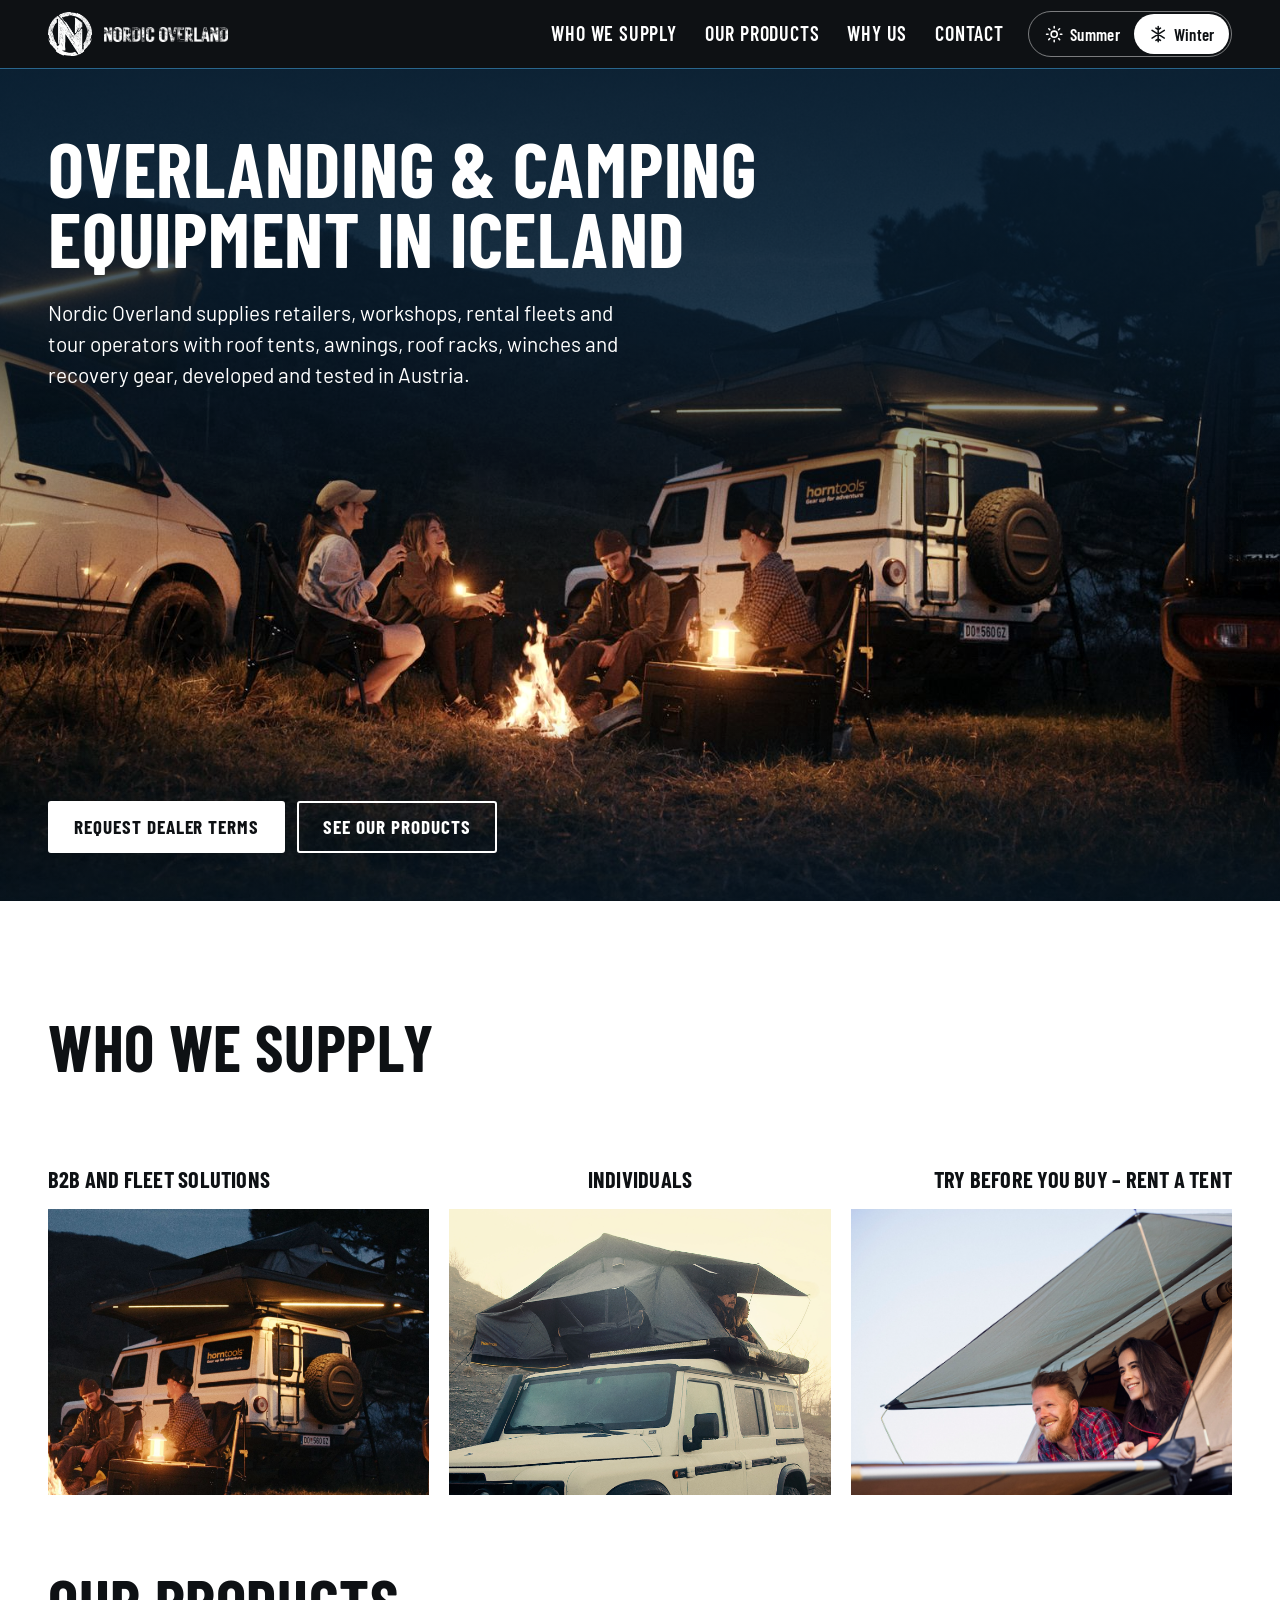
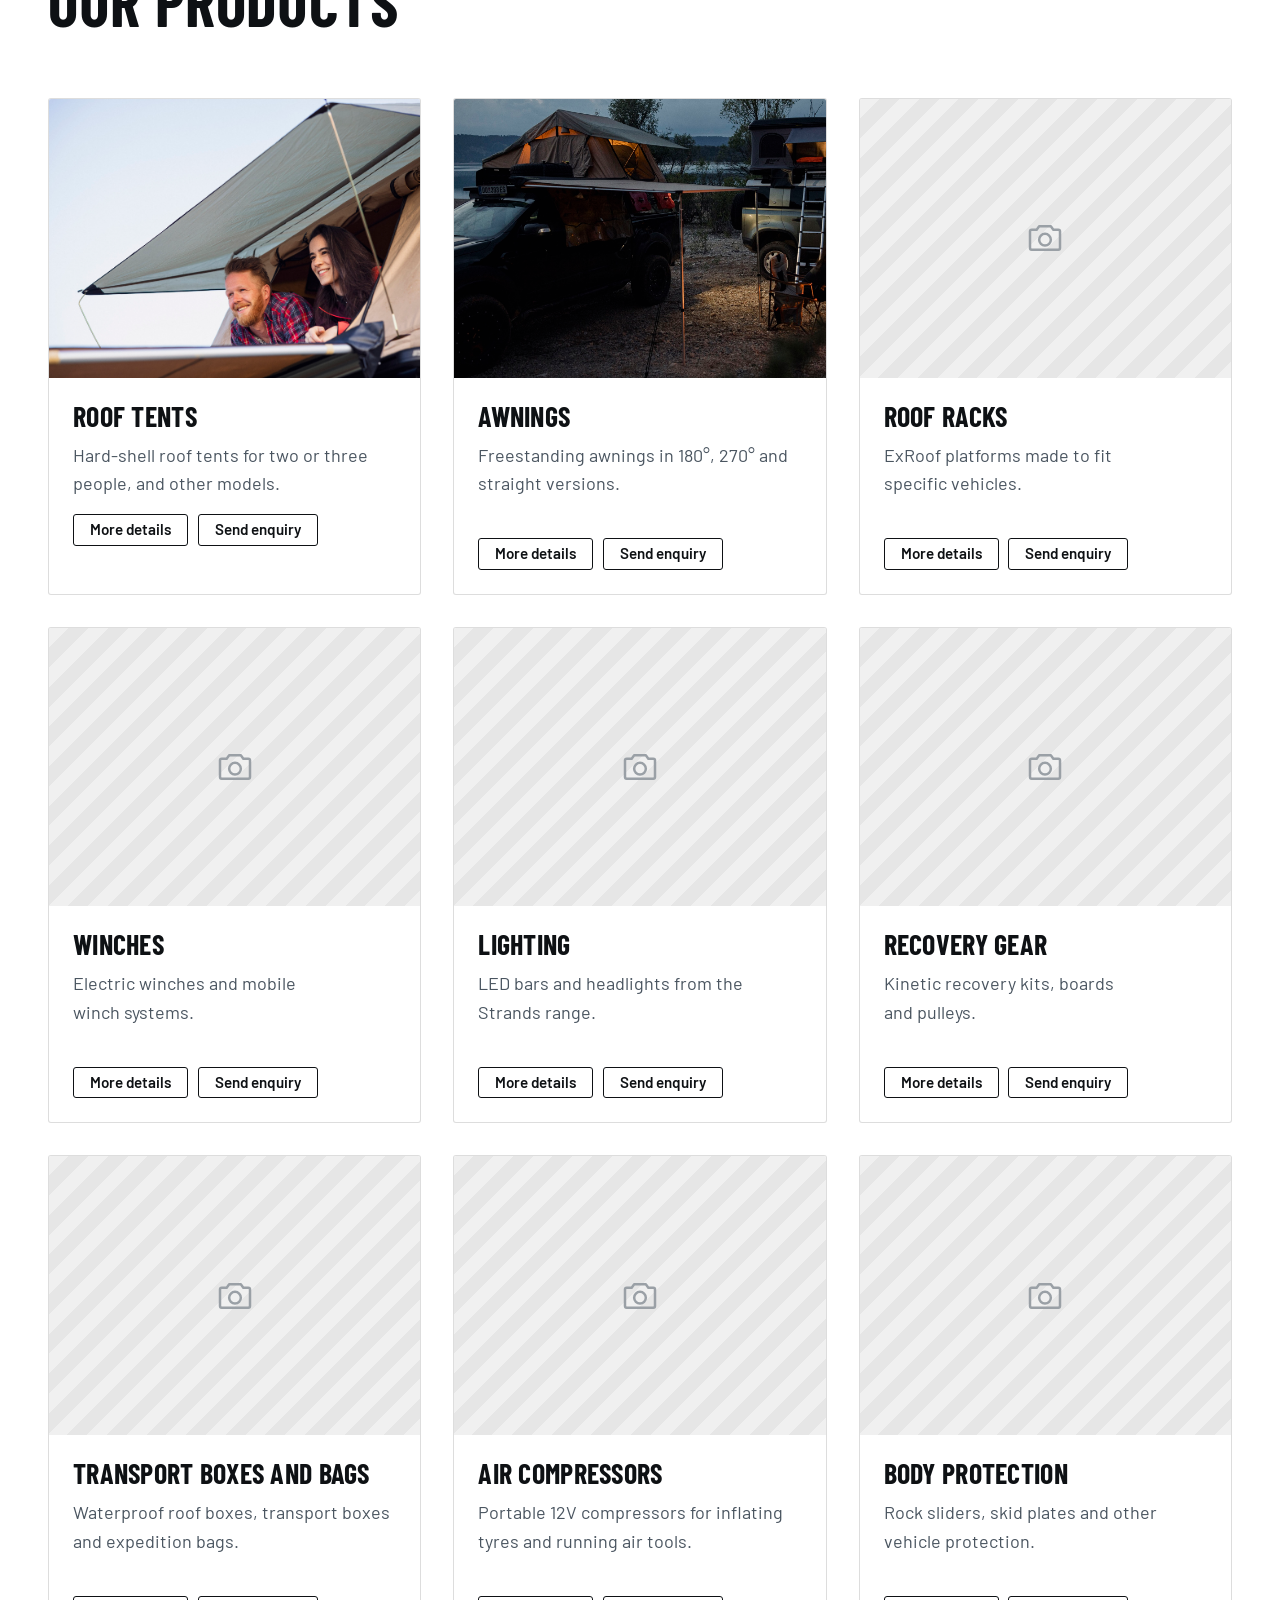
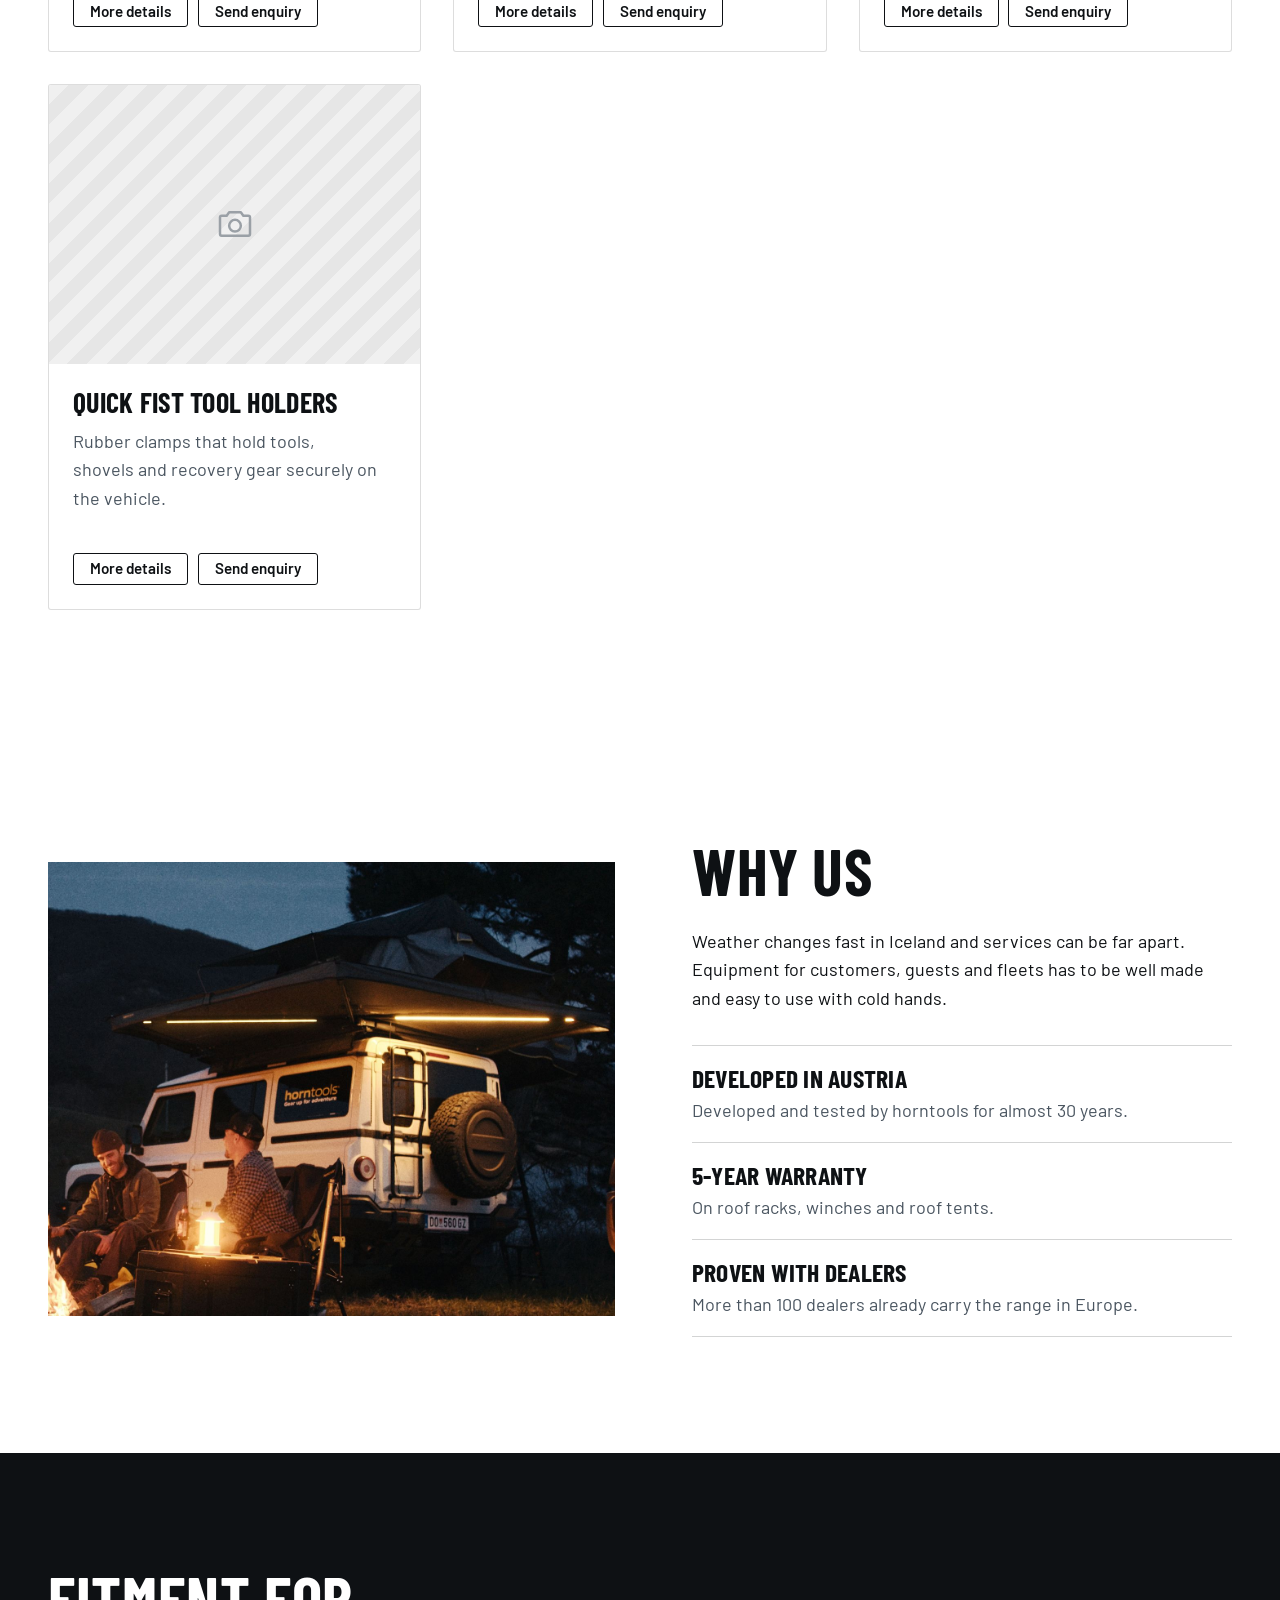
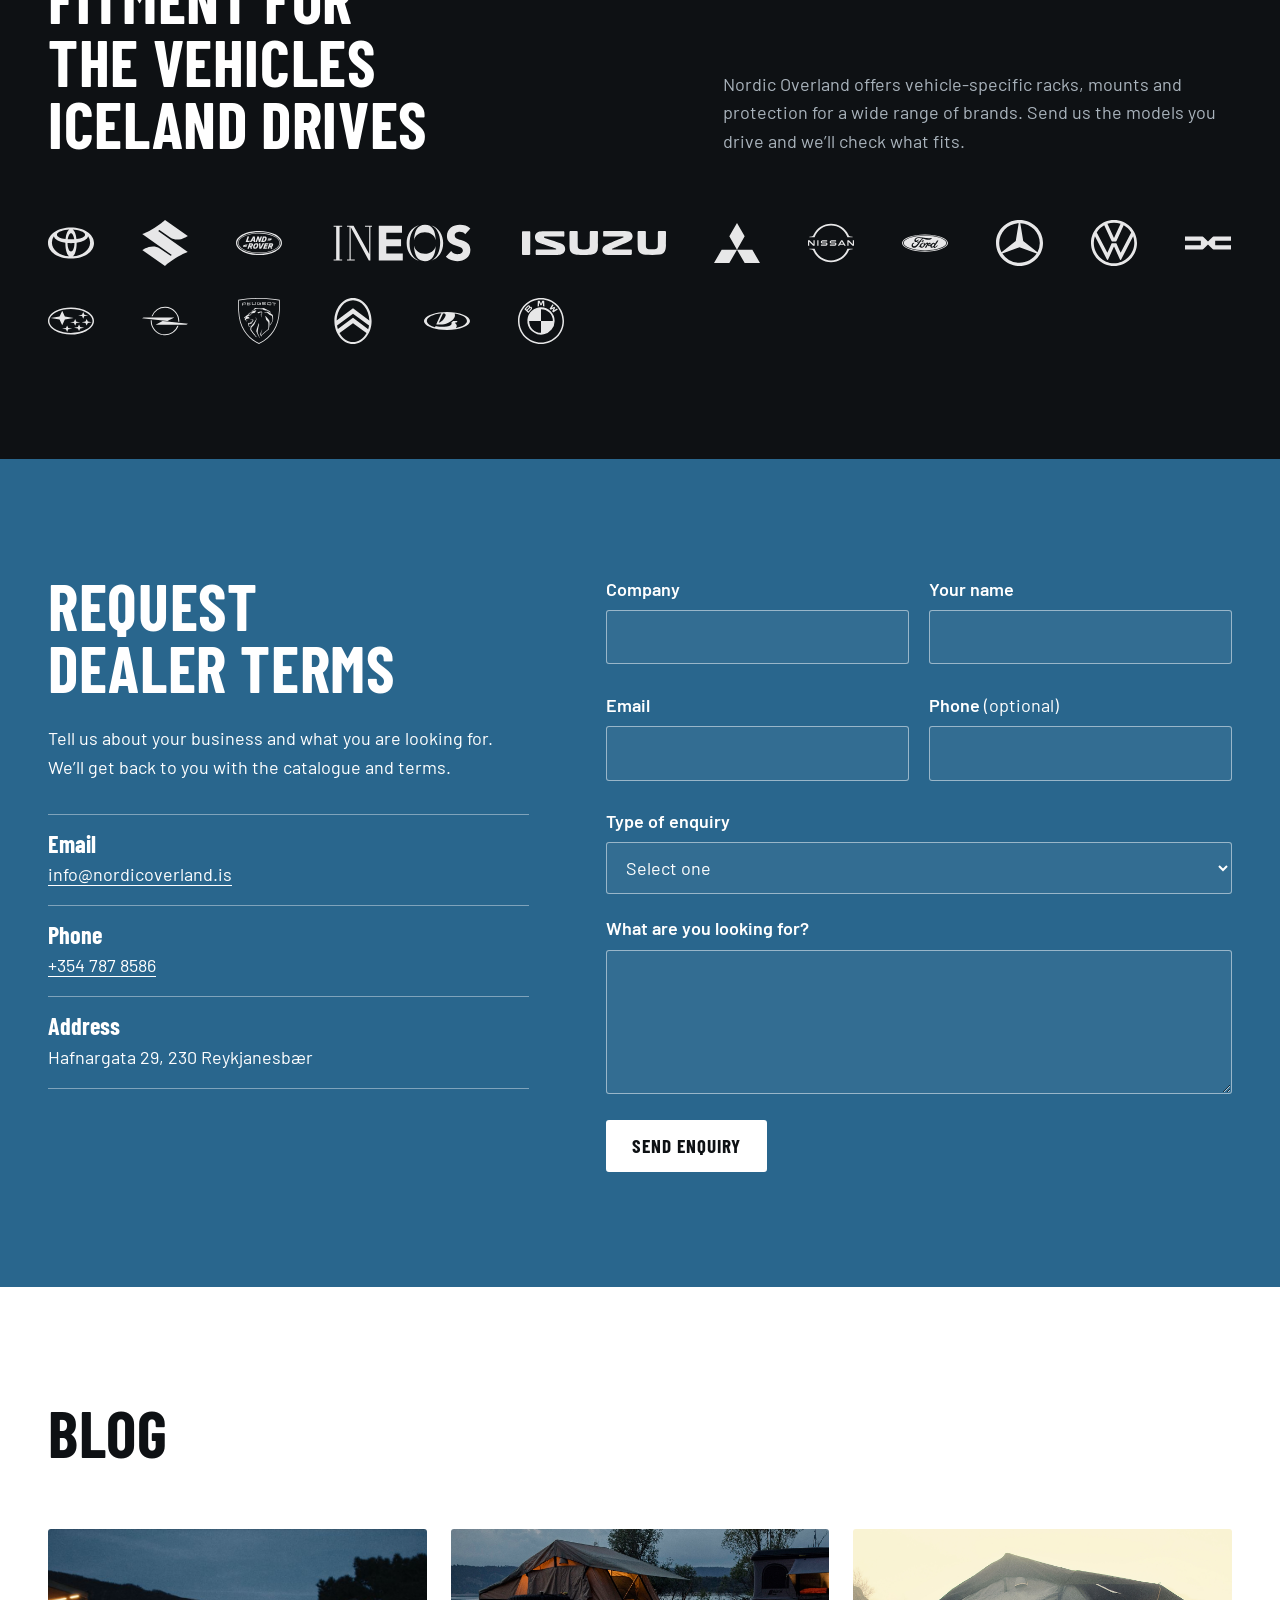
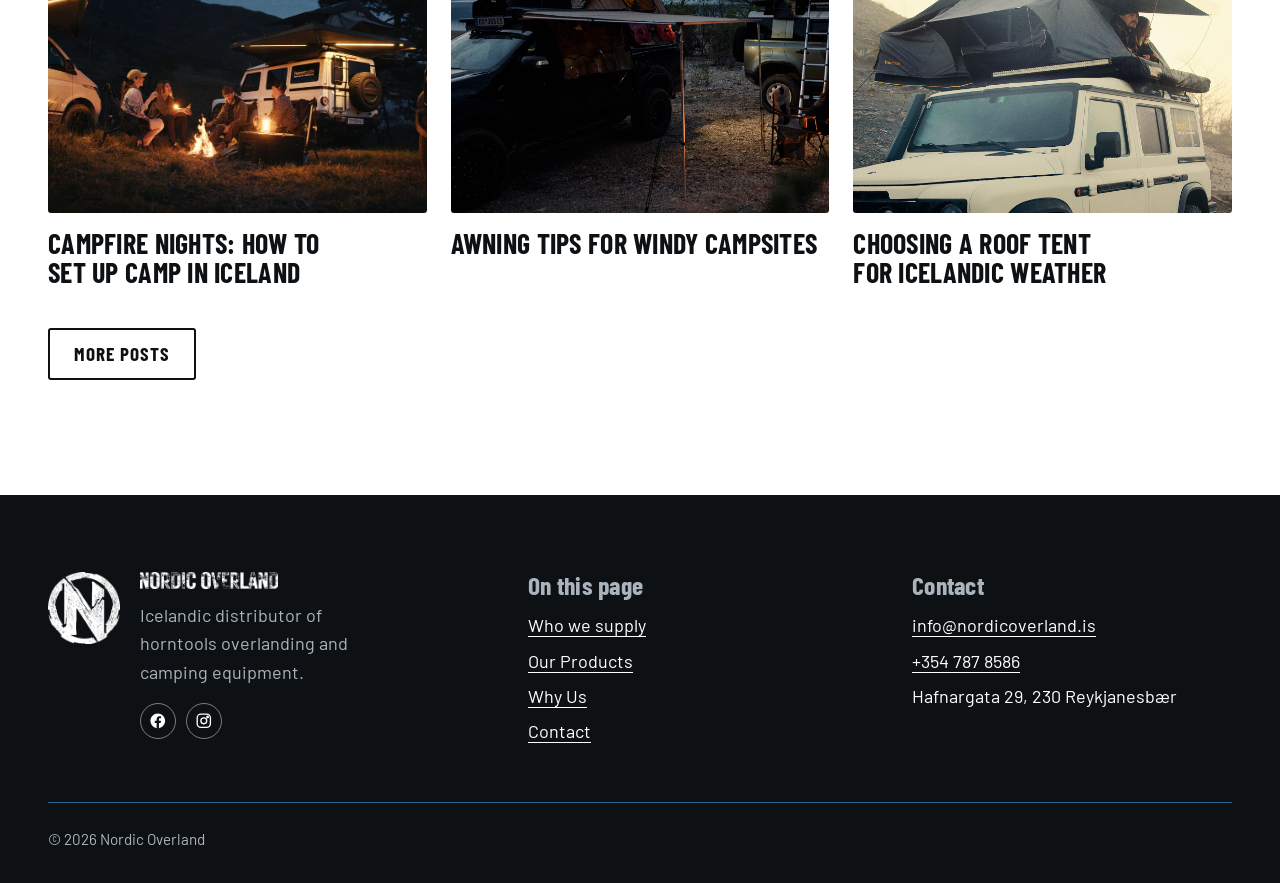
<file: index.html>
<!doctype html>
<html lang="en" class="no-js" data-theme="summer">
<head>
<meta charset="utf-8">
<meta name="viewport" content="width=device-width, initial-scale=1">
<title>Nordic Overland | horntools distributor for Iceland</title>
<meta name="description" content="Nordic Overland is the Icelandic distributor of horntools. Trade supply of roof tents, awnings, roof racks, winches and recovery gear to retailers, workshops, rental companies and tour operators.">
<meta name="theme-color" content="#2e5242">
<link rel="icon" type="image/png" sizes="32x32" href="assets/img/favicon-32.png">
<link rel="apple-touch-icon" href="assets/img/apple-touch-icon.png">
<link rel="stylesheet" href="assets/css/logo-masks.css?v=20260924">
<link rel="stylesheet" href="assets/css/style.css?v=20260924">
<script>
/* Sets the season before first paint: winter from November to March, summer from April to October.
   A visitor's own choice is remembered until the next season change. (WordPress: print this in wp_head.) */
(function(){var d=document.documentElement;d.classList.remove('no-js');d.classList.add('js');
function s(n){var m=n.getMonth();return m>=3&&m<=9?'summer':'winter'}
var auto=s(new Date()),t=auto;
try{var c=JSON.parse(localStorage.getItem('no-season')||'null');
if(c&&c.auto===auto&&(c.choice==='summer'||c.choice==='winter'))t=c.choice}catch(e){}
d.setAttribute('data-theme',t);
var m=document.querySelector('meta[name="theme-color"]');if(m)m.setAttribute('content',t==='winter'?'#0e1114':'#2e5242');})();
</script>
</head>
<body id="top">
<a class="skip-link" href="#main">Skip to content</a>

<header class="site-header band band--dark">
  <div class="wrap site-header__inner">
    <a class="brand" href="#top" aria-label="Nordic Overland, back to top">
      <span class="logo logo--mark" aria-hidden="true"></span>
      <span class="logo logo--word" aria-hidden="true"></span>
    </a>
    <nav class="nav" id="site-nav" aria-label="Main" data-open="false">
      <a href="#supply">Who we supply</a>
      <a href="#range">Our Products</a>
      <a href="#why">Why Us</a>
      <a href="#contact">Contact</a>
    </nav>
    <div class="season" role="group" aria-label="Site season">
      <button type="button" data-season="summer" aria-pressed="true" aria-label="Summer"><svg viewBox="0 0 24 24" fill="none" stroke="currentColor" stroke-width="2" stroke-linecap="round" aria-hidden="true"><circle cx="12" cy="12" r="4"/><path d="M12 2v2M12 20v2M4.9 4.9l1.4 1.4M17.7 17.7l1.4 1.4M2 12h2M20 12h2M4.9 19.1l1.4-1.4M17.7 6.3l1.4-1.4"/></svg><span class="season__label">Summer</span></button>
      <button type="button" data-season="winter" aria-pressed="false" aria-label="Winter"><svg viewBox="0 0 24 24" fill="none" stroke="currentColor" stroke-width="2" stroke-linecap="round" stroke-linejoin="round" aria-hidden="true"><path d="M12 2v20M4 7l16 10M4 17L20 7M9 4l3 2 3-2M9 20l3-2 3 2"/></svg><span class="season__label">Winter</span></button>
    </div>
    <button class="menu-btn" type="button" aria-expanded="false" aria-controls="site-nav">
      <span class="sr-only">Menu</span>
      <svg class="icon-open" viewBox="0 0 24 24" fill="none" stroke="currentColor" stroke-width="2" stroke-linecap="round" aria-hidden="true"><path d="M3 6h18M3 12h18M3 18h18"/></svg>
      <svg class="icon-close" viewBox="0 0 24 24" fill="none" stroke="currentColor" stroke-width="2" stroke-linecap="round" aria-hidden="true"><path d="M5 5l14 14M19 5L5 19"/></svg>
    </button>
  </div>
</header>

<main id="main">

<section class="hero band band--dark" aria-labelledby="hero-title">
  <div class="hero__media">
    <img src="assets/img/hero-1800.jpg"
         srcset="assets/img/hero-1200.jpg 1200w, assets/img/hero-1800.jpg 1800w, assets/img/hero-2600.jpg 2600w"
         sizes="100vw" width="2600" height="1463" fetchpriority="high"
         alt="Four friends laugh around a campfire at dusk. Around them are a camper van, a white Ineos Grenadier with a roof tent and lit awning, and a Suzuki Jimny.">
  </div>
  <div class="wrap hero__inner">
    <h1 id="hero-title">Overlanding &amp; Camping equipment in Iceland</h1>
    <p class="hero__lead">Nordic Overland supplies retailers, workshops, rental fleets and tour operators with roof tents, awnings, roof racks, winches and recovery gear, developed and tested in Austria.</p>
    <div class="hero__actions">
      <a class="btn" href="#contact">Request dealer terms</a>
      <a class="btn btn--ghost" href="#range">See our products</a>
    </div>
  </div>
</section>

<!-- TODO: swap these placeholder photos for real ones (fleet delivery, an individual customer's vehicle, a rented tent in use) -->
<section class="section band band--white" id="supply" aria-labelledby="supply-title">
  <div class="wrap">
    <div class="section__head">
      <h2 id="supply-title">Who We Supply</h2>
    </div>
    <div class="trio">
  <a class="trio__item" href="#contact" data-type="b2b">
    <h2 class="trio__title">B2B and fleet solutions</h2>
    <div class="trio__photo">
      <img src="assets/img/field-vehicle.jpg" width="1400" height="1122" loading="lazy"
           alt="A white Ineos Grenadier with a roof tent and a lit awning, parked at dusk with two people talking beside it.">
    </div>
  </a>
  <a class="trio__item" href="#contact" data-type="individual">
    <h2 class="trio__title">Individuals</h2>
    <div class="trio__photo">
      <img src="assets/img/individuals.jpg" width="6140" height="2193" loading="lazy" style="object-position: 54% 45%;"
           alt="A couple looks out from an open roof tent on a white 4x4, parked on a misty mountain track.">
    </div>
  </a>
  <a class="trio__item" href="#contact" data-type="rent">
    <h2 class="trio__title">Try before you buy &ndash; rent a tent</h2>
    <div class="trio__photo">
      <img src="assets/img/range-roof-tents.jpg" width="2048" height="1366" loading="lazy"
           alt="A man and a woman lean out of an open hard-shell roof tent, smiling.">
    </div>
  </a>
    </div>
  </div>
</section>

<section class="section band band--white" id="range" aria-labelledby="range-title">
  <div class="wrap">
    <div class="section__head">
      <h2 id="range-title">Our Products</h2>
    </div>
    <!-- TODO: replace .range__photo placeholders with real product photos -->
    <ul class="range">
        <li class="range__card">
          <a class="range__link" href="roof-tents.html">
            <div class="range__photo"><img src="assets/img/range-roof-tents.jpg" width="2048" height="1366" loading="lazy" alt="A man and a woman lean out of an open hard-shell roof tent, smiling."></div>
            <div class="range__body">
              <h3>Roof tents</h3>
              <p>Hard-shell roof tents for two or three people, and other models.</p>
            </div>
          </a>
          <div class="range__actions">
            <a class="range__cta" href="roof-tents.html">More details</a>
            <a class="range__cta" href="#contact">Send enquiry</a>
          </div>
        </li>
        <li class="range__card">
          <div class="range__photo"><img src="assets/img/range-awning.jpg" width="1419" height="1060" loading="lazy" alt="A freestanding awning set up beside a vehicle."></div>
          <div class="range__body">
            <h3>Awnings</h3>
            <p>Freestanding awnings in 180°, 270° and straight versions.</p>
          </div>
          <div class="range__actions">
            <a class="range__cta" href="#">More details</a>
            <a class="range__cta" href="#contact">Send enquiry</a>
          </div>
        </li>
        <li class="range__card">
          <div class="range__photo" aria-hidden="true"><svg viewBox="0 0 24 24" fill="none" stroke="currentColor" stroke-width="1.5" stroke-linecap="round" stroke-linejoin="round"><path d="M4 7h3l1.5-2h7L17 7h3a1 1 0 0 1 1 1v10a1 1 0 0 1-1 1H4a1 1 0 0 1-1-1V8a1 1 0 0 1 1-1Z"/><circle cx="12" cy="13" r="3.5"/></svg></div>
          <div class="range__body">
            <h3>Roof racks</h3>
            <p>ExRoof platforms made to fit specific vehicles.</p>
          </div>
          <div class="range__actions">
            <a class="range__cta" href="#">More details</a>
            <a class="range__cta" href="#contact">Send enquiry</a>
          </div>
        </li>
        <li class="range__card">
          <div class="range__photo" aria-hidden="true"><svg viewBox="0 0 24 24" fill="none" stroke="currentColor" stroke-width="1.5" stroke-linecap="round" stroke-linejoin="round"><path d="M4 7h3l1.5-2h7L17 7h3a1 1 0 0 1 1 1v10a1 1 0 0 1-1 1H4a1 1 0 0 1-1-1V8a1 1 0 0 1 1-1Z"/><circle cx="12" cy="13" r="3.5"/></svg></div>
          <div class="range__body">
            <h3>Winches</h3>
            <p>Electric winches and mobile winch systems.</p>
          </div>
          <div class="range__actions">
            <a class="range__cta" href="#">More details</a>
            <a class="range__cta" href="#contact">Send enquiry</a>
          </div>
        </li>
        <li class="range__card">
          <div class="range__photo" aria-hidden="true"><svg viewBox="0 0 24 24" fill="none" stroke="currentColor" stroke-width="1.5" stroke-linecap="round" stroke-linejoin="round"><path d="M4 7h3l1.5-2h7L17 7h3a1 1 0 0 1 1 1v10a1 1 0 0 1-1 1H4a1 1 0 0 1-1-1V8a1 1 0 0 1 1-1Z"/><circle cx="12" cy="13" r="3.5"/></svg></div>
          <div class="range__body">
            <h3>Lighting</h3>
            <p>LED bars and headlights from the Strands range.</p>
          </div>
          <div class="range__actions">
            <a class="range__cta" href="#">More details</a>
            <a class="range__cta" href="#contact">Send enquiry</a>
          </div>
        </li>
        <li class="range__card">
          <div class="range__photo" aria-hidden="true"><svg viewBox="0 0 24 24" fill="none" stroke="currentColor" stroke-width="1.5" stroke-linecap="round" stroke-linejoin="round"><path d="M4 7h3l1.5-2h7L17 7h3a1 1 0 0 1 1 1v10a1 1 0 0 1-1 1H4a1 1 0 0 1-1-1V8a1 1 0 0 1 1-1Z"/><circle cx="12" cy="13" r="3.5"/></svg></div>
          <div class="range__body">
            <h3>Recovery gear</h3>
            <p>Kinetic recovery kits, boards and pulleys.</p>
          </div>
          <div class="range__actions">
            <a class="range__cta" href="#">More details</a>
            <a class="range__cta" href="#contact">Send enquiry</a>
          </div>
        </li>
        <li class="range__card">
          <div class="range__photo" aria-hidden="true"><svg viewBox="0 0 24 24" fill="none" stroke="currentColor" stroke-width="1.5" stroke-linecap="round" stroke-linejoin="round"><path d="M4 7h3l1.5-2h7L17 7h3a1 1 0 0 1 1 1v10a1 1 0 0 1-1 1H4a1 1 0 0 1-1-1V8a1 1 0 0 1 1-1Z"/><circle cx="12" cy="13" r="3.5"/></svg></div>
          <div class="range__body">
            <h3>Transport boxes and bags</h3>
            <p>Waterproof roof boxes, transport boxes and expedition bags.</p>
          </div>
          <div class="range__actions">
            <a class="range__cta" href="#">More details</a>
            <a class="range__cta" href="#contact">Send enquiry</a>
          </div>
        </li>
        <li class="range__card">
          <div class="range__photo" aria-hidden="true"><svg viewBox="0 0 24 24" fill="none" stroke="currentColor" stroke-width="1.5" stroke-linecap="round" stroke-linejoin="round"><path d="M4 7h3l1.5-2h7L17 7h3a1 1 0 0 1 1 1v10a1 1 0 0 1-1 1H4a1 1 0 0 1-1-1V8a1 1 0 0 1 1-1Z"/><circle cx="12" cy="13" r="3.5"/></svg></div>
          <div class="range__body">
            <h3>Air compressors</h3>
            <p>Portable 12V compressors for inflating tyres and running air tools.</p>
          </div>
          <div class="range__actions">
            <a class="range__cta" href="#">More details</a>
            <a class="range__cta" href="#contact">Send enquiry</a>
          </div>
        </li>
        <li class="range__card">
          <div class="range__photo" aria-hidden="true"><svg viewBox="0 0 24 24" fill="none" stroke="currentColor" stroke-width="1.5" stroke-linecap="round" stroke-linejoin="round"><path d="M4 7h3l1.5-2h7L17 7h3a1 1 0 0 1 1 1v10a1 1 0 0 1-1 1H4a1 1 0 0 1-1-1V8a1 1 0 0 1 1-1Z"/><circle cx="12" cy="13" r="3.5"/></svg></div>
          <div class="range__body">
            <h3>Body protection</h3>
            <p>Rock sliders, skid plates and other vehicle protection.</p>
          </div>
          <div class="range__actions">
            <a class="range__cta" href="#">More details</a>
            <a class="range__cta" href="#contact">Send enquiry</a>
          </div>
        </li>
        <li class="range__card">
          <div class="range__photo" aria-hidden="true"><svg viewBox="0 0 24 24" fill="none" stroke="currentColor" stroke-width="1.5" stroke-linecap="round" stroke-linejoin="round"><path d="M4 7h3l1.5-2h7L17 7h3a1 1 0 0 1 1 1v10a1 1 0 0 1-1 1H4a1 1 0 0 1-1-1V8a1 1 0 0 1 1-1Z"/><circle cx="12" cy="13" r="3.5"/></svg></div>
          <div class="range__body">
            <h3>Quick Fist tool holders</h3>
            <p>Rubber clamps that hold tools, shovels and recovery gear securely on the vehicle.</p>
          </div>
          <div class="range__actions">
            <a class="range__cta" href="#">More details</a>
            <a class="range__cta" href="#contact">Send enquiry</a>
          </div>
        </li>
    </ul>
  </div>
</section>

<section class="section band band--light" id="why" aria-labelledby="why-title">
  <div class="wrap split">
    <div class="split__media">
      <img src="assets/img/field-vehicle.jpg" width="1400" height="1122" loading="lazy"
           alt="A white Ineos Grenadier with a roof tent and a lit awning, parked at dusk with two people talking beside it.">
    </div>
    <div class="split__body">
      <h2 id="why-title">Why Us</h2>
      <p>Weather changes fast in Iceland and services can be far apart. Equipment for customers, guests and fleets has to be well made and easy to use with cold hands.</p>
      <dl class="facts">
        <div><dt>Developed in Austria</dt><dd>Developed and tested by horntools for almost 30 years.</dd></div>
        <div><dt>5-year warranty</dt><dd>On roof racks, winches and roof tents.</dd></div>
        <div><dt>Proven with dealers</dt><dd>More than 100 dealers already carry the range in Europe.</dd></div>
      </dl>
    </div>
  </div>
</section>

<section class="section band band--dark" aria-labelledby="fit-title">
  <div class="wrap">
    <div class="section__head">
      <h2 id="fit-title">Fitment for the vehicles Iceland drives</h2>
      <p>Nordic Overland offers vehicle-specific racks, mounts and protection for a wide range of brands. Send us the models you drive and we&rsquo;ll check what fits.</p>
    </div>
    <ul class="vehicles">
        <li><img src="assets/img/brands/toyota.svg" alt="Toyota" loading="lazy"></li>
        <li><img src="assets/img/brands/suzuki.svg" alt="Suzuki" loading="lazy"></li>
        <li><img src="assets/img/brands/landrover.svg" alt="Land Rover" loading="lazy"></li>
        <li><img src="assets/img/brands/ineos.svg" alt="Ineos" loading="lazy"></li>
        <li><img src="assets/img/brands/isuzu.svg" alt="Isuzu" loading="lazy"></li>
        <li><img src="assets/img/brands/mitsubishi.svg" alt="Mitsubishi" loading="lazy"></li>
        <li><img src="assets/img/brands/nissan.svg" alt="Nissan" loading="lazy"></li>
        <li><img src="assets/img/brands/ford.svg" alt="Ford" loading="lazy"></li>
        <li><img src="assets/img/brands/mercedes.svg" alt="Mercedes-Benz" loading="lazy"></li>
        <li><img src="assets/img/brands/volkswagen.svg" alt="VW" loading="lazy"></li>
        <li><img src="assets/img/brands/dacia.svg" alt="Dacia" loading="lazy"></li>
        <li><img src="assets/img/brands/subaru.svg" alt="Subaru" loading="lazy"></li>
        <li><img src="assets/img/brands/opel.svg" alt="Opel" loading="lazy"></li>
        <li><img src="assets/img/brands/peugeot.svg" alt="Peugeot" loading="lazy"></li>
        <li><img src="assets/img/brands/citroen.svg" alt="Citroën" loading="lazy"></li>
        <li><img src="assets/img/brands/lada.svg" alt="Lada" loading="lazy"></li>
        <li><img src="assets/img/brands/bmw.svg" alt="BMW" loading="lazy"></li>
    </ul>
  </div>
</section>

<section class="section band band--accent" id="contact" aria-labelledby="contact-title">
  <div class="wrap contact">
    <div>
      <h2 id="contact-title">Request dealer terms</h2>
      <p class="contact__intro">Tell us about your business and what you are looking for. We&rsquo;ll get back to you with the catalogue and terms.</p>
      <dl class="details">
        <div><dt>Email</dt><dd><a href="mailto:info@nordicoverland.is">info@nordicoverland.is</a></dd></div>
        <div><dt>Phone</dt><dd><a href="tel:+3547878586">+354 787 8586</a></dd></div>
        <div><dt>Address</dt><dd>Hafnargata 29, 230 Reykjanesbær</dd></div>
      </dl>
    </div>
    <form class="form" data-enquiry novalidate>
          <div class="field">
            <label for="company">Company</label>
            <input id="company" name="company" type="text" autocomplete="organization" required aria-describedby="company-error">
            <span class="field__error" id="company-error" aria-live="polite"></span>
          </div>
          <div class="field">
            <label for="name">Your name</label>
            <input id="name" name="name" type="text" autocomplete="name" required aria-describedby="name-error">
            <span class="field__error" id="name-error" aria-live="polite"></span>
          </div>
          <div class="field">
            <label for="email">Email</label>
            <input id="email" name="email" type="email" autocomplete="email" required aria-describedby="email-error">
            <span class="field__error" id="email-error" aria-live="polite"></span>
          </div>
          <div class="field">
            <label for="phone">Phone <span class="hint">(optional)</span></label>
            <input id="phone" name="phone" type="tel" autocomplete="tel" aria-describedby="phone-error">
            <span class="field__error" id="phone-error" aria-live="polite"></span>
          </div>
      <div class="field field--full">
        <label for="type">Type of enquiry</label>
        <select id="type" name="type">
              <option value="">Select one</option>
              <option value="b2b">B2B / fleet outfitting</option>
              <option value="individual">Individual</option>
              <option value="rent">Rent a tent</option>
        </select>
      </div>
      <div class="field field--full">
        <label for="message">What are you looking for?</label>
        <textarea id="message" name="message" required aria-describedby="message-error"></textarea>
        <span class="field__error" id="message-error" aria-live="polite"></span>
      </div>
      <div class="field--full"><button class="btn" type="submit">Send enquiry</button></div>
      <div class="form__status" role="status" tabindex="-1" hidden></div>
    </form>
  </div>
</section>

<!-- TODO (WordPress): this grid becomes a loop over the latest 3 blog posts (featured image + title, linked to the post). Photos and titles below are placeholders. -->
<section class="section band band--white" id="blog" aria-labelledby="blog-title">
  <div class="wrap">
    <div class="section__head">
      <h2 id="blog-title">Blog</h2>
    </div>
    <ul class="blog">
      <li>
        <a class="blog__item" href="post-campfire-nights.html">
          <div class="blog__photo"><img src="assets/img/hero-1200.jpg" width="1200" height="675" loading="lazy" alt=""></div>
          <h3>Campfire nights: how to set up camp in Iceland</h3>
        </a>
      </li>
      <li>
        <a class="blog__item" href="#">
          <div class="blog__photo"><img src="assets/img/range-awning.jpg" width="1419" height="1060" loading="lazy" alt=""></div>
          <h3>Awning tips for windy campsites</h3>
        </a>
      </li>
      <li>
        <a class="blog__item" href="#">
          <div class="blog__photo"><img src="assets/img/individuals.jpg" width="6140" height="2193" loading="lazy" style="object-position: 54% 45%;" alt=""></div>
          <h3>Choosing a roof tent for Icelandic weather</h3>
        </a>
      </li>
    </ul>
    <div class="section__foot"><a class="btn btn--black-line" href="blog.html">More posts</a></div>
  </div>
</section>

</main>

<footer class="site-footer band band--dark">
  <div class="wrap">
    <div class="footer__grid">
      <div class="footer__brand">
        <span class="logo logo--mark" role="img" aria-label="Nordic Overland"></span>
        <div>
          <span class="logo logo--word" aria-hidden="true"></span>
          <p>Icelandic distributor of horntools overlanding and camping equipment.</p>
          <div class="footer__social">
            <a href="https://www.facebook.com/profile.php?id=61588785907349" target="_blank" rel="noopener noreferrer" aria-label="Facebook"><svg viewBox="0 0 24 24" fill="currentColor" aria-hidden="true"><path d="M22 12.06C22 6.5 17.52 2 12 2S2 6.5 2 12.06c0 5 3.66 9.15 8.44 9.94v-7.03H7.9v-2.91h2.54V9.85c0-2.5 1.49-3.89 3.77-3.89 1.09 0 2.24.2 2.24.2v2.46h-1.26c-1.24 0-1.63.77-1.63 1.56v1.88h2.78l-.45 2.91h-2.33V22c4.78-.79 8.44-4.94 8.44-9.94Z"/></svg></a>
            <a href="https://www.instagram.com/nordicoverland.is/" target="_blank" rel="noopener noreferrer" aria-label="Instagram"><svg viewBox="0 0 24 24" fill="none" stroke="currentColor" stroke-width="1.8" aria-hidden="true"><rect x="3" y="3" width="18" height="18" rx="5"/><circle cx="12" cy="12" r="4"/><circle cx="17.2" cy="6.8" r="1"/></svg></a>
          </div>
        </div>
      </div>
      <div>
        <h2>On this page</h2>
        <ul>
          <li><a href="#supply">Who we supply</a></li>
          <li><a href="#range">Our Products</a></li>
          <li><a href="#why">Why Us</a></li>
          <li><a href="#contact">Contact</a></li>
        </ul>
      </div>
      <div>
        <h2>Contact</h2>
        <ul>
          <li><a href="mailto:info@nordicoverland.is">info@nordicoverland.is</a></li>
          <li><a href="tel:+3547878586">+354 787 8586</a></li>
          <li>Hafnargata 29, 230 Reykjanesbær</li>
        </ul>
      </div>
    </div>
    <div class="footer__legal">
      <p>&copy; <span data-year>2026</span> Nordic Overland</p>
    </div>
  </div>
</footer>
<script src="assets/js/main.js?v=20260924" defer></script>
</body>
</html>
</file>
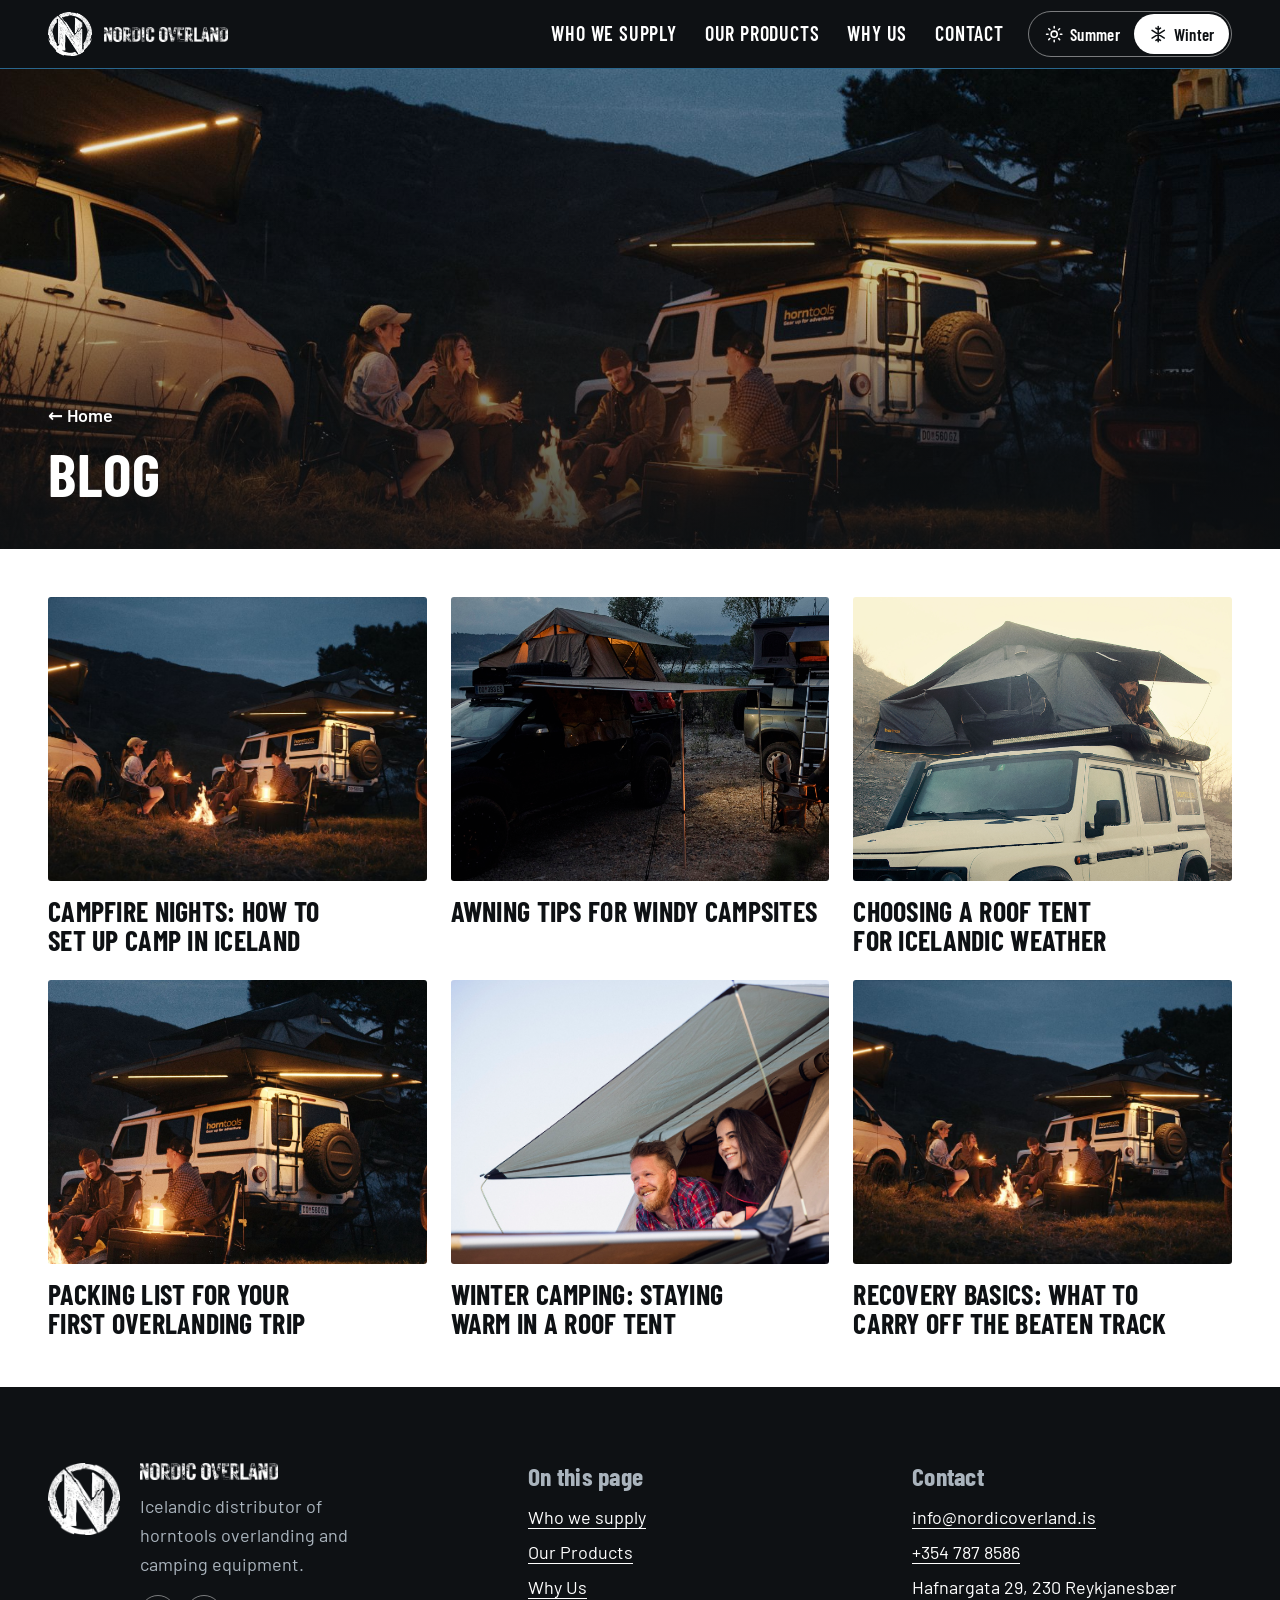
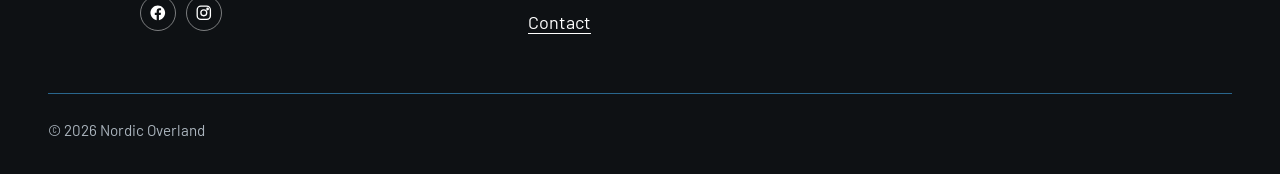
<file: blog.html>
<!doctype html>
<html lang="en" class="no-js" data-theme="summer">
<head>
<meta charset="utf-8">
<meta name="viewport" content="width=device-width, initial-scale=1">
<title>Blog | Nordic Overland</title>
<meta name="description" content="News, tips and stories on overlanding and camping in Iceland from Nordic Overland.">
<meta name="theme-color" content="#2e5242">
<link rel="icon" type="image/png" sizes="32x32" href="assets/img/favicon-32.png">
<link rel="apple-touch-icon" href="assets/img/apple-touch-icon.png">
<link rel="stylesheet" href="assets/css/logo-masks.css?v=20260924">
<link rel="stylesheet" href="assets/css/style.css?v=20260924">
<script>
/* Sets the season before first paint: winter from November to March, summer from April to October.
   A visitor's own choice is remembered until the next season change. (WordPress: print this in wp_head.) */
(function(){var d=document.documentElement;d.classList.remove('no-js');d.classList.add('js');
function s(n){var m=n.getMonth();return m>=3&&m<=9?'summer':'winter'}
var auto=s(new Date()),t=auto;
try{var c=JSON.parse(localStorage.getItem('no-season')||'null');
if(c&&c.auto===auto&&(c.choice==='summer'||c.choice==='winter'))t=c.choice}catch(e){}
d.setAttribute('data-theme',t);
var m=document.querySelector('meta[name="theme-color"]');if(m)m.setAttribute('content',t==='winter'?'#0e1114':'#2e5242');})();
</script>
</head>
<body>
<a class="skip-link" href="#main">Skip to content</a>

<header class="site-header band band--dark">
  <div class="wrap site-header__inner">
    <a class="brand" href="index.html" aria-label="Nordic Overland, back to home">
      <span class="logo logo--mark" aria-hidden="true"></span>
      <span class="logo logo--word" aria-hidden="true"></span>
    </a>
    <nav class="nav" id="site-nav" aria-label="Main" data-open="false">
      <a href="index.html#supply">Who we supply</a>
      <a href="index.html#range">Our Products</a>
      <a href="index.html#why">Why Us</a>
      <a href="index.html#contact">Contact</a>
    </nav>
    <div class="season" role="group" aria-label="Site season">
      <button type="button" data-season="summer" aria-pressed="true" aria-label="Summer"><svg viewBox="0 0 24 24" fill="none" stroke="currentColor" stroke-width="2" stroke-linecap="round" aria-hidden="true"><circle cx="12" cy="12" r="4"/><path d="M12 2v2M12 20v2M4.9 4.9l1.4 1.4M17.7 17.7l1.4 1.4M2 12h2M20 12h2M4.9 19.1l1.4-1.4M17.7 6.3l1.4-1.4"/></svg><span class="season__label">Summer</span></button>
      <button type="button" data-season="winter" aria-pressed="false" aria-label="Winter"><svg viewBox="0 0 24 24" fill="none" stroke="currentColor" stroke-width="2" stroke-linecap="round" stroke-linejoin="round" aria-hidden="true"><path d="M12 2v20M4 7l16 10M4 17L20 7M9 4l3 2 3-2M9 20l3-2 3 2"/></svg><span class="season__label">Winter</span></button>
    </div>
    <button class="menu-btn" type="button" aria-expanded="false" aria-controls="site-nav">
      <span class="sr-only">Menu</span>
      <svg class="icon-open" viewBox="0 0 24 24" fill="none" stroke="currentColor" stroke-width="2" stroke-linecap="round" aria-hidden="true"><path d="M3 6h18M3 12h18M3 18h18"/></svg>
      <svg class="icon-close" viewBox="0 0 24 24" fill="none" stroke="currentColor" stroke-width="2" stroke-linecap="round" aria-hidden="true"><path d="M5 5l14 14M19 5L5 19"/></svg>
    </button>
  </div>
</header>

<main id="main">

<section class="page-hero" aria-labelledby="blog-title">
  <div class="page-hero__media">
    <img src="assets/img/hero-1800.jpg" width="2600" height="1463" fetchpriority="high"
         alt="Friends laugh around a campfire at dusk next to a camper van and 4x4 vehicles.">
  </div>
  <div class="wrap page-hero__inner">
    <a class="breadcrumb" href="index.html" style="color:#fff">&larr; Home</a>
    <h1 id="blog-title">Blog</h1>
  </div>
</section>

<section class="section section--tight band band--white" aria-label="Blog posts">
  <div class="wrap">
    <!-- TODO (WordPress): this grid becomes the standard posts archive (featured image + title, linked to each post), with pagination. Photos and titles are placeholders. -->
    <ul class="blog">
      <li>
        <a class="blog__item" href="post-campfire-nights.html">
          <div class="blog__photo"><img src="assets/img/hero-1200.jpg" loading="lazy" alt=""></div>
          <h3>Campfire nights: how to set up camp in Iceland</h3>
        </a>
      </li>
      <li>
        <a class="blog__item" href="#">
          <div class="blog__photo"><img src="assets/img/range-awning.jpg" loading="lazy" alt=""></div>
          <h3>Awning tips for windy campsites</h3>
        </a>
      </li>
      <li>
        <a class="blog__item" href="#">
          <div class="blog__photo"><img src="assets/img/individuals.jpg" loading="lazy" alt="" style="object-position: 54% 45%;"></div>
          <h3>Choosing a roof tent for Icelandic weather</h3>
        </a>
      </li>
      <li>
        <a class="blog__item" href="#">
          <div class="blog__photo"><img src="assets/img/field-vehicle.jpg" loading="lazy" alt=""></div>
          <h3>Packing list for your first overlanding trip</h3>
        </a>
      </li>
      <li>
        <a class="blog__item" href="#">
          <div class="blog__photo"><img src="assets/img/range-roof-tents.jpg" loading="lazy" alt=""></div>
          <h3>Winter camping: staying warm in a roof tent</h3>
        </a>
      </li>
      <li>
        <a class="blog__item" href="#">
          <div class="blog__photo"><img src="assets/img/hero-1200.jpg" loading="lazy" alt=""></div>
          <h3>Recovery basics: what to carry off the beaten track</h3>
        </a>
      </li>
    </ul>
  </div>
</section>

</main>

<footer class="site-footer band band--dark">
  <div class="wrap">
    <div class="footer__grid">
      <div class="footer__brand">
        <span class="logo logo--mark" role="img" aria-label="Nordic Overland"></span>
        <div>
          <span class="logo logo--word" aria-hidden="true"></span>
          <p>Icelandic distributor of horntools overlanding and camping equipment.</p>
          <div class="footer__social">
            <a href="https://www.facebook.com/profile.php?id=61588785907349" target="_blank" rel="noopener noreferrer" aria-label="Facebook"><svg viewBox="0 0 24 24" fill="currentColor" aria-hidden="true"><path d="M22 12.06C22 6.5 17.52 2 12 2S2 6.5 2 12.06c0 5 3.66 9.15 8.44 9.94v-7.03H7.9v-2.91h2.54V9.85c0-2.5 1.49-3.89 3.77-3.89 1.09 0 2.24.2 2.24.2v2.46h-1.26c-1.24 0-1.63.77-1.63 1.56v1.88h2.78l-.45 2.91h-2.33V22c4.78-.79 8.44-4.94 8.44-9.94Z"/></svg></a>
            <a href="https://www.instagram.com/nordicoverland.is/" target="_blank" rel="noopener noreferrer" aria-label="Instagram"><svg viewBox="0 0 24 24" fill="none" stroke="currentColor" stroke-width="1.8" aria-hidden="true"><rect x="3" y="3" width="18" height="18" rx="5"/><circle cx="12" cy="12" r="4"/><circle cx="17.2" cy="6.8" r="1"/></svg></a>
          </div>
        </div>
      </div>
      <div>
        <h2>On this page</h2>
        <ul>
          <li><a href="index.html#supply">Who we supply</a></li>
          <li><a href="index.html#range">Our Products</a></li>
          <li><a href="index.html#why">Why Us</a></li>
          <li><a href="index.html#contact">Contact</a></li>
        </ul>
      </div>
      <div>
        <h2>Contact</h2>
        <ul>
          <li><a href="mailto:info@nordicoverland.is">info@nordicoverland.is</a></li>
          <li><a href="tel:+3547878586">+354 787 8586</a></li>
          <li>Hafnargata 29, 230 Reykjanesbær</li>
        </ul>
      </div>
    </div>
    <div class="footer__legal">
      <p>&copy; <span data-year>2026</span> Nordic Overland</p>
    </div>
  </div>
</footer>
<script src="assets/js/main.js?v=20260924" defer></script>
</body>
</html>
</file>
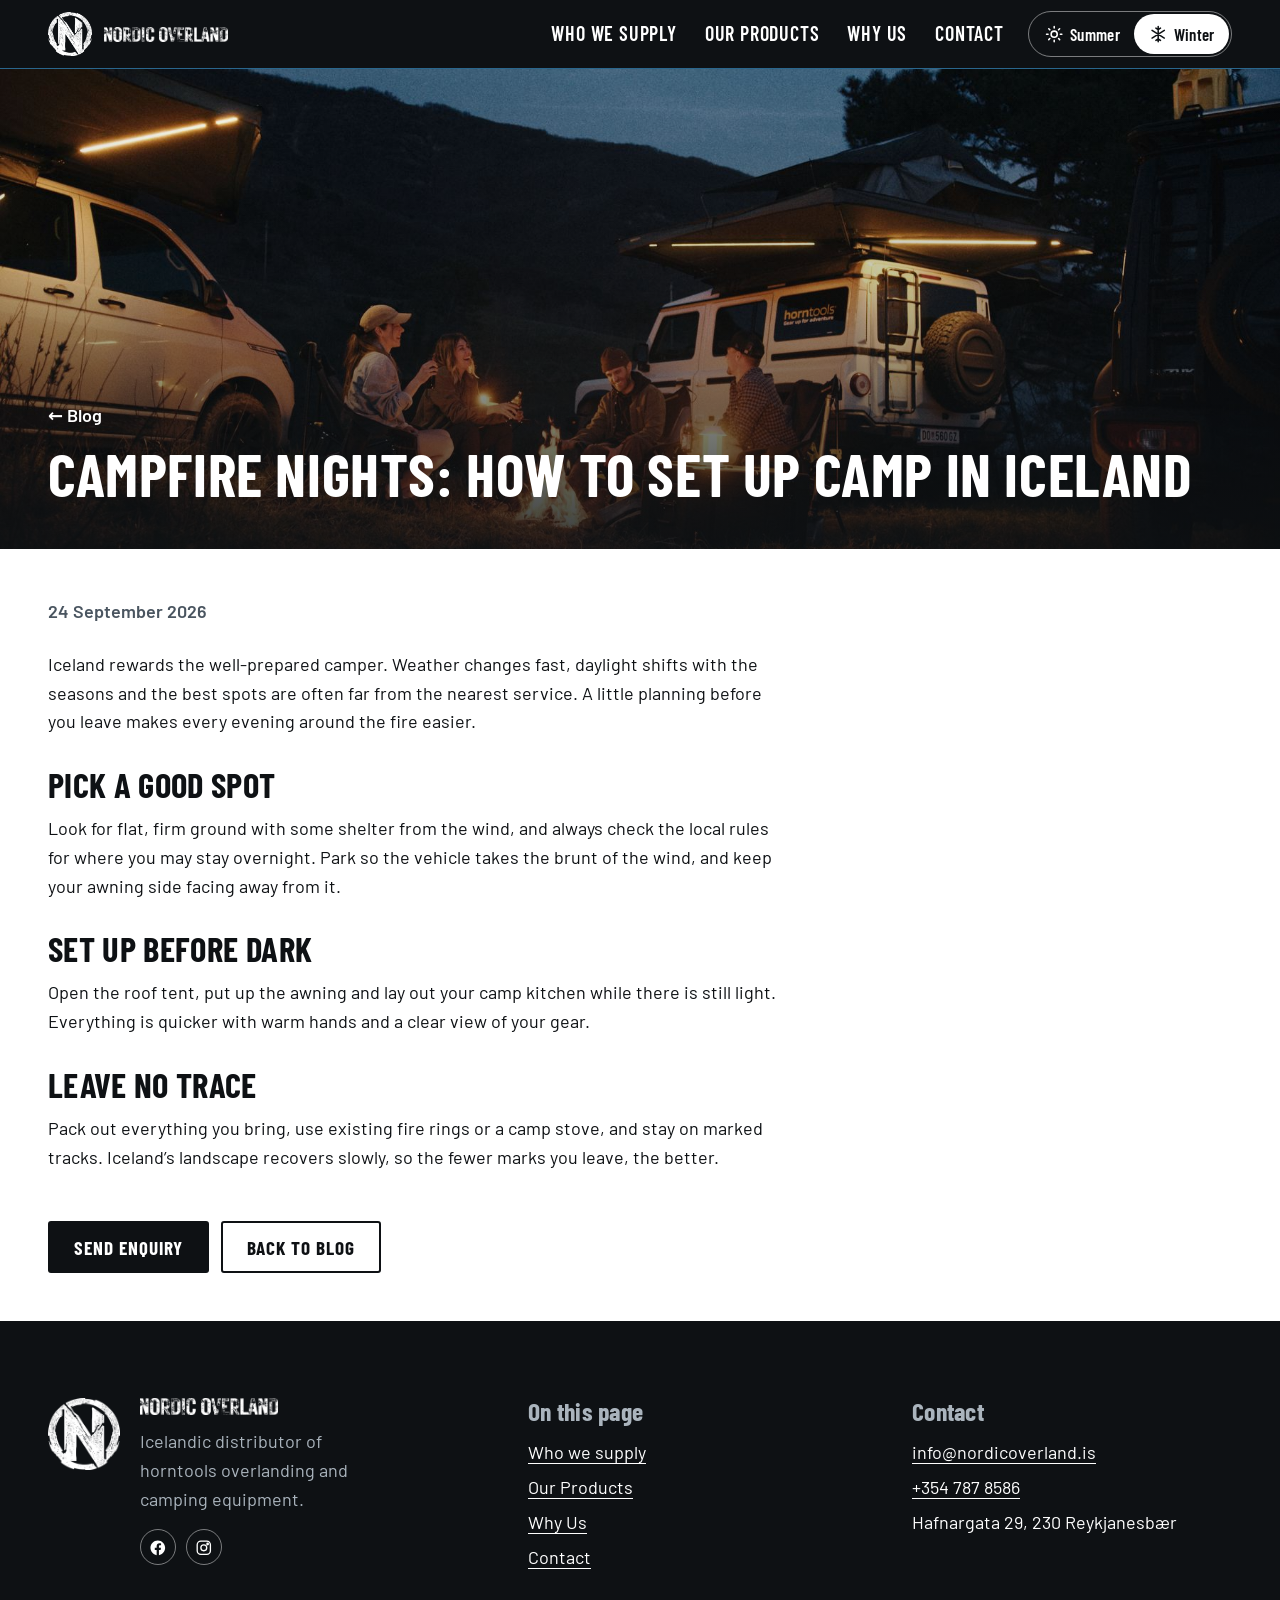
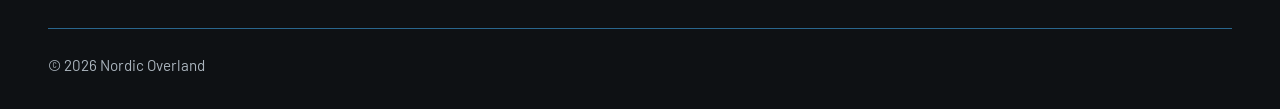
<file: post-campfire-nights.html>
<!doctype html>
<html lang="en" class="no-js" data-theme="summer">
<head>
<meta charset="utf-8">
<meta name="viewport" content="width=device-width, initial-scale=1">
<title>Campfire nights: how to set up camp in Iceland | Nordic Overland</title>
<meta name="description" content="Practical tips for setting up camp in Iceland with a roof tent and awning.">
<meta name="theme-color" content="#2e5242">
<link rel="icon" type="image/png" sizes="32x32" href="assets/img/favicon-32.png">
<link rel="apple-touch-icon" href="assets/img/apple-touch-icon.png">
<link rel="stylesheet" href="assets/css/logo-masks.css?v=20260924">
<link rel="stylesheet" href="assets/css/style.css?v=20260924">
<script>
/* Sets the season before first paint: winter from November to March, summer from April to October.
   A visitor's own choice is remembered until the next season change. (WordPress: print this in wp_head.) */
(function(){var d=document.documentElement;d.classList.remove('no-js');d.classList.add('js');
function s(n){var m=n.getMonth();return m>=3&&m<=9?'summer':'winter'}
var auto=s(new Date()),t=auto;
try{var c=JSON.parse(localStorage.getItem('no-season')||'null');
if(c&&c.auto===auto&&(c.choice==='summer'||c.choice==='winter'))t=c.choice}catch(e){}
d.setAttribute('data-theme',t);
var m=document.querySelector('meta[name="theme-color"]');if(m)m.setAttribute('content',t==='winter'?'#0e1114':'#2e5242');})();
</script>
</head>
<body>
<a class="skip-link" href="#main">Skip to content</a>

<header class="site-header band band--dark">
  <div class="wrap site-header__inner">
    <a class="brand" href="index.html" aria-label="Nordic Overland, back to home">
      <span class="logo logo--mark" aria-hidden="true"></span>
      <span class="logo logo--word" aria-hidden="true"></span>
    </a>
    <nav class="nav" id="site-nav" aria-label="Main" data-open="false">
      <a href="index.html#supply">Who we supply</a>
      <a href="index.html#range">Our Products</a>
      <a href="index.html#why">Why Us</a>
      <a href="index.html#contact">Contact</a>
    </nav>
    <div class="season" role="group" aria-label="Site season">
      <button type="button" data-season="summer" aria-pressed="true" aria-label="Summer"><svg viewBox="0 0 24 24" fill="none" stroke="currentColor" stroke-width="2" stroke-linecap="round" aria-hidden="true"><circle cx="12" cy="12" r="4"/><path d="M12 2v2M12 20v2M4.9 4.9l1.4 1.4M17.7 17.7l1.4 1.4M2 12h2M20 12h2M4.9 19.1l1.4-1.4M17.7 6.3l1.4-1.4"/></svg><span class="season__label">Summer</span></button>
      <button type="button" data-season="winter" aria-pressed="false" aria-label="Winter"><svg viewBox="0 0 24 24" fill="none" stroke="currentColor" stroke-width="2" stroke-linecap="round" stroke-linejoin="round" aria-hidden="true"><path d="M12 2v20M4 7l16 10M4 17L20 7M9 4l3 2 3-2M9 20l3-2 3 2"/></svg><span class="season__label">Winter</span></button>
    </div>
    <button class="menu-btn" type="button" aria-expanded="false" aria-controls="site-nav">
      <span class="sr-only">Menu</span>
      <svg class="icon-open" viewBox="0 0 24 24" fill="none" stroke="currentColor" stroke-width="2" stroke-linecap="round" aria-hidden="true"><path d="M3 6h18M3 12h18M3 18h18"/></svg>
      <svg class="icon-close" viewBox="0 0 24 24" fill="none" stroke="currentColor" stroke-width="2" stroke-linecap="round" aria-hidden="true"><path d="M5 5l14 14M19 5L5 19"/></svg>
    </button>
  </div>
</header>

<main id="main">

<section class="page-hero" aria-labelledby="post-title">
  <div class="page-hero__media">
    <img src="assets/img/hero-1800.jpg" width="2600" height="1463" fetchpriority="high"
         alt="Friends laugh around a campfire at dusk next to a camper van and 4x4 vehicles.">
  </div>
  <div class="wrap page-hero__inner">
    <a class="breadcrumb" href="blog.html" style="color:#fff">&larr; Blog</a>
    <h1 id="post-title">Campfire nights: how to set up camp in Iceland</h1>
  </div>
</section>

<section class="section section--tight band band--white">
  <div class="wrap">
    <!-- TODO (WordPress): this section maps to one blog post — date, featured image (hero above), title and body content. The text below is placeholder copy. -->
    <article class="prose">
      <p class="post-meta">24 September 2026</p>
      <p>Iceland rewards the well-prepared camper. Weather changes fast, daylight shifts with the seasons and the best spots are often far from the nearest service. A little planning before you leave makes every evening around the fire easier.</p>
      <h2>Pick a good spot</h2>
      <p>Look for flat, firm ground with some shelter from the wind, and always check the local rules for where you may stay overnight. Park so the vehicle takes the brunt of the wind, and keep your awning side facing away from it.</p>
      <h2>Set up before dark</h2>
      <p>Open the roof tent, put up the awning and lay out your camp kitchen while there is still light. Everything is quicker with warm hands and a clear view of your gear.</p>
      <h2>Leave no trace</h2>
      <p>Pack out everything you bring, use existing fire rings or a camp stove, and stay on marked tracks. Iceland&rsquo;s landscape recovers slowly, so the fewer marks you leave, the better.</p>
      <div class="hero__actions" style="padding-top: 2rem;">
        <a class="btn btn--black-fill" href="index.html#contact">Send enquiry</a>
        <a class="btn btn--black-line" href="blog.html">Back to blog</a>
      </div>
    </article>
  </div>
</section>

</main>

<footer class="site-footer band band--dark">
  <div class="wrap">
    <div class="footer__grid">
      <div class="footer__brand">
        <span class="logo logo--mark" role="img" aria-label="Nordic Overland"></span>
        <div>
          <span class="logo logo--word" aria-hidden="true"></span>
          <p>Icelandic distributor of horntools overlanding and camping equipment.</p>
          <div class="footer__social">
            <a href="https://www.facebook.com/profile.php?id=61588785907349" target="_blank" rel="noopener noreferrer" aria-label="Facebook"><svg viewBox="0 0 24 24" fill="currentColor" aria-hidden="true"><path d="M22 12.06C22 6.5 17.52 2 12 2S2 6.5 2 12.06c0 5 3.66 9.15 8.44 9.94v-7.03H7.9v-2.91h2.54V9.85c0-2.5 1.49-3.89 3.77-3.89 1.09 0 2.24.2 2.24.2v2.46h-1.26c-1.24 0-1.63.77-1.63 1.56v1.88h2.78l-.45 2.91h-2.33V22c4.78-.79 8.44-4.94 8.44-9.94Z"/></svg></a>
            <a href="https://www.instagram.com/nordicoverland.is/" target="_blank" rel="noopener noreferrer" aria-label="Instagram"><svg viewBox="0 0 24 24" fill="none" stroke="currentColor" stroke-width="1.8" aria-hidden="true"><rect x="3" y="3" width="18" height="18" rx="5"/><circle cx="12" cy="12" r="4"/><circle cx="17.2" cy="6.8" r="1"/></svg></a>
          </div>
        </div>
      </div>
      <div>
        <h2>On this page</h2>
        <ul>
          <li><a href="index.html#supply">Who we supply</a></li>
          <li><a href="index.html#range">Our Products</a></li>
          <li><a href="index.html#why">Why Us</a></li>
          <li><a href="index.html#contact">Contact</a></li>
        </ul>
      </div>
      <div>
        <h2>Contact</h2>
        <ul>
          <li><a href="mailto:info@nordicoverland.is">info@nordicoverland.is</a></li>
          <li><a href="tel:+3547878586">+354 787 8586</a></li>
          <li>Hafnargata 29, 230 Reykjanesbær</li>
        </ul>
      </div>
    </div>
    <div class="footer__legal">
      <p>&copy; <span data-year>2026</span> Nordic Overland</p>
    </div>
  </div>
</footer>
<script src="assets/js/main.js?v=20260924" defer></script>
</body>
</html>
</file>
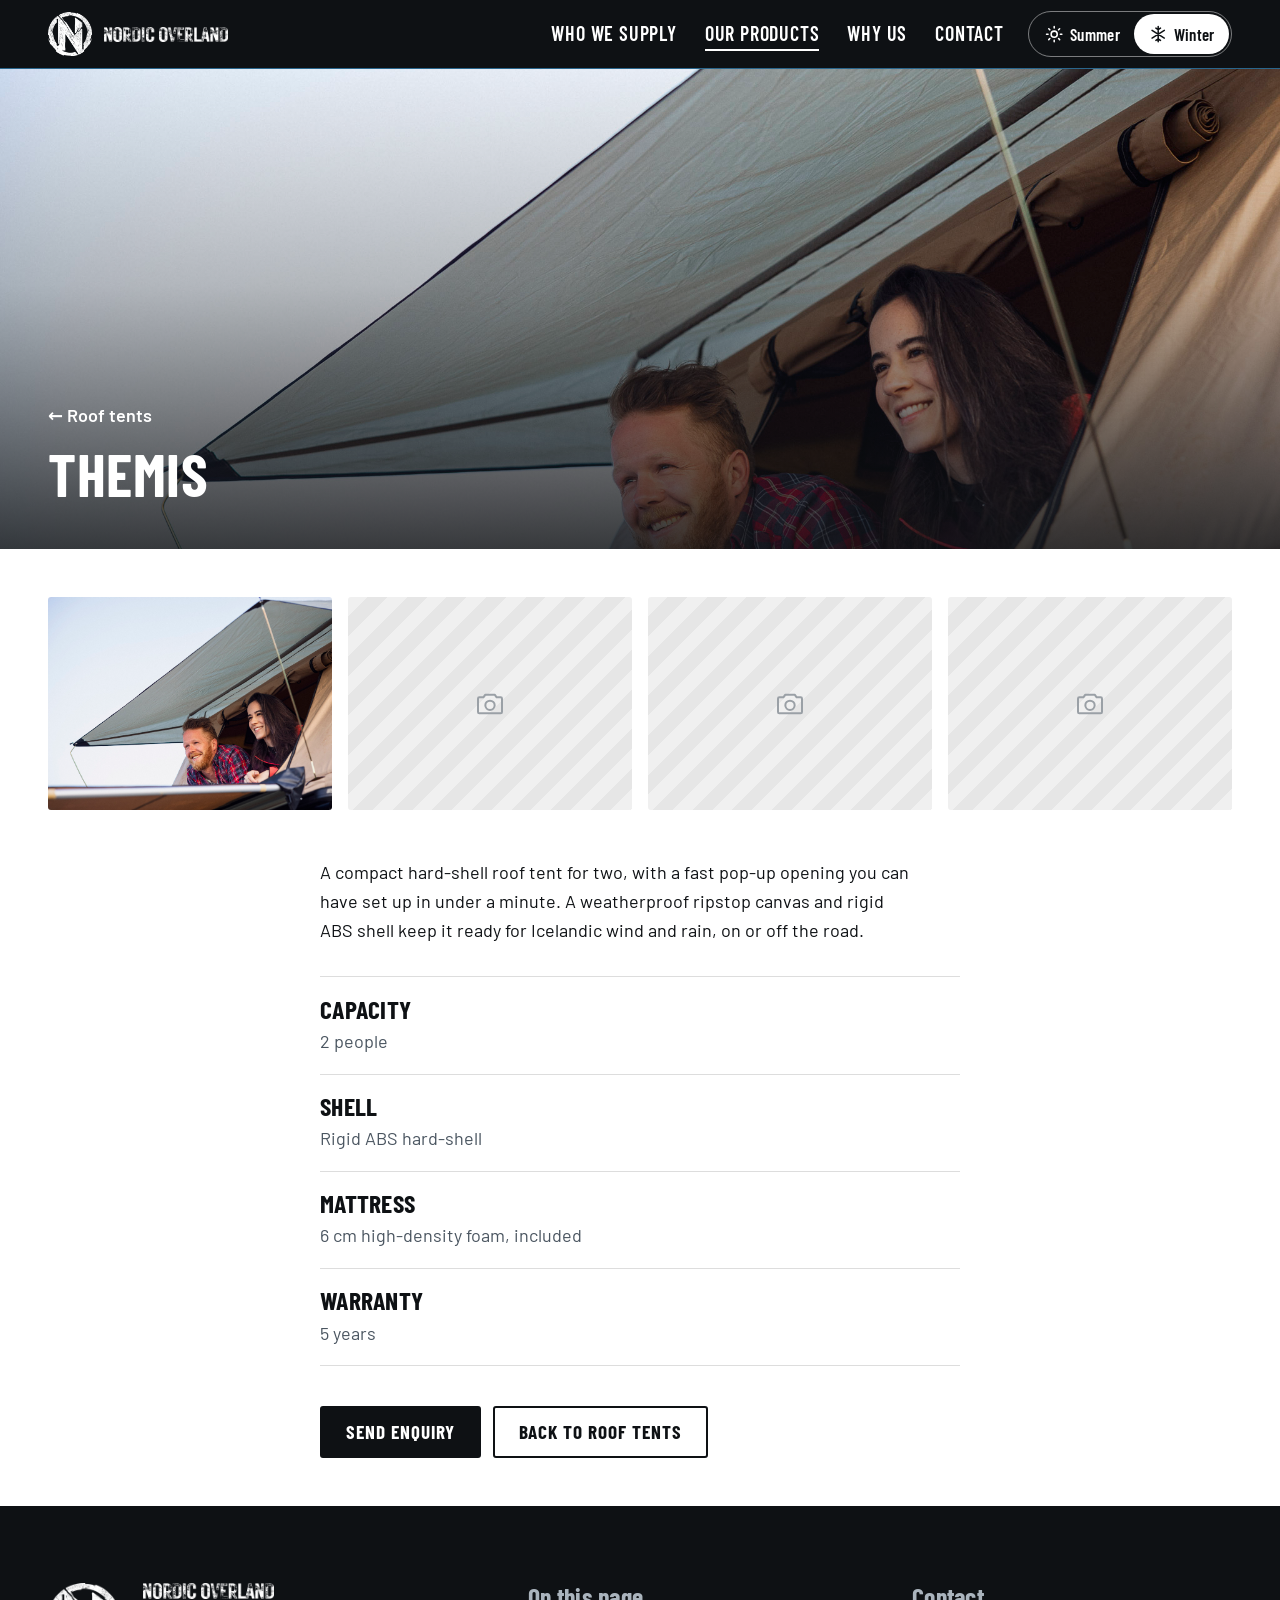
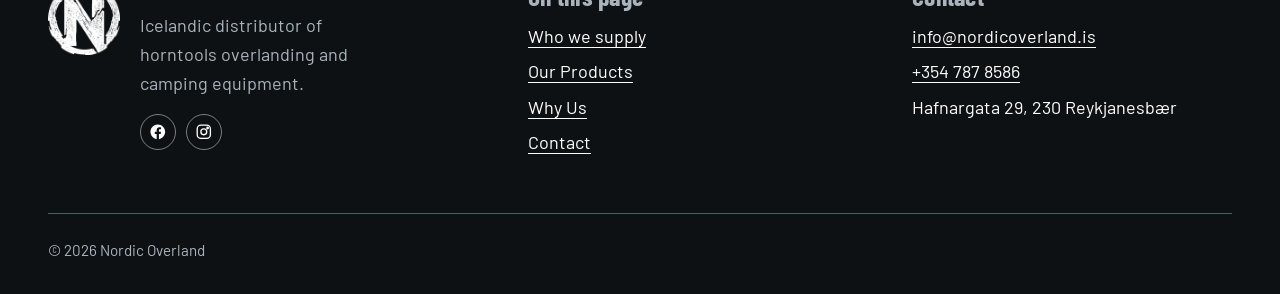
<file: product-themis.html>
<!doctype html>
<html lang="en" class="no-js" data-theme="summer">
<head>
<meta charset="utf-8">
<meta name="viewport" content="width=device-width, initial-scale=1">
<title>Themis roof tent | Nordic Overland</title>
<meta name="description" content="Themis: a compact hard-shell roof tent for two from horntools, supplied by Nordic Overland to retailers, workshops, rental companies and tour operators in Iceland.">
<meta name="theme-color" content="#2e5242">
<link rel="icon" type="image/png" sizes="32x32" href="assets/img/favicon-32.png">
<link rel="apple-touch-icon" href="assets/img/apple-touch-icon.png">
<link rel="stylesheet" href="assets/css/logo-masks.css?v=20260924">
<link rel="stylesheet" href="assets/css/style.css?v=20260924">
<script>
/* Sets the season before first paint: winter from November to March, summer from April to October.
   A visitor's own choice is remembered until the next season change. (WordPress: print this in wp_head.) */
(function(){var d=document.documentElement;d.classList.remove('no-js');d.classList.add('js');
function s(n){var m=n.getMonth();return m>=3&&m<=9?'summer':'winter'}
var auto=s(new Date()),t=auto;
try{var c=JSON.parse(localStorage.getItem('no-season')||'null');
if(c&&c.auto===auto&&(c.choice==='summer'||c.choice==='winter'))t=c.choice}catch(e){}
d.setAttribute('data-theme',t);
var m=document.querySelector('meta[name="theme-color"]');if(m)m.setAttribute('content',t==='winter'?'#0e1114':'#2e5242');})();
</script>
</head>
<body>
<a class="skip-link" href="#main">Skip to content</a>

<header class="site-header band band--dark">
  <div class="wrap site-header__inner">
    <a class="brand" href="index.html" aria-label="Nordic Overland, back to home">
      <span class="logo logo--mark" aria-hidden="true"></span>
      <span class="logo logo--word" aria-hidden="true"></span>
    </a>
    <nav class="nav" id="site-nav" aria-label="Main" data-open="false">
      <a href="index.html#supply">Who we supply</a>
      <a href="index.html#range" aria-current="page">Our Products</a>
      <a href="index.html#why">Why Us</a>
      <a href="index.html#contact">Contact</a>
    </nav>
    <div class="season" role="group" aria-label="Site season">
      <button type="button" data-season="summer" aria-pressed="true" aria-label="Summer"><svg viewBox="0 0 24 24" fill="none" stroke="currentColor" stroke-width="2" stroke-linecap="round" aria-hidden="true"><circle cx="12" cy="12" r="4"/><path d="M12 2v2M12 20v2M4.9 4.9l1.4 1.4M17.7 17.7l1.4 1.4M2 12h2M20 12h2M4.9 19.1l1.4-1.4M17.7 6.3l1.4-1.4"/></svg><span class="season__label">Summer</span></button>
      <button type="button" data-season="winter" aria-pressed="false" aria-label="Winter"><svg viewBox="0 0 24 24" fill="none" stroke="currentColor" stroke-width="2" stroke-linecap="round" stroke-linejoin="round" aria-hidden="true"><path d="M12 2v20M4 7l16 10M4 17L20 7M9 4l3 2 3-2M9 20l3-2 3 2"/></svg><span class="season__label">Winter</span></button>
    </div>
    <button class="menu-btn" type="button" aria-expanded="false" aria-controls="site-nav">
      <span class="sr-only">Menu</span>
      <svg class="icon-open" viewBox="0 0 24 24" fill="none" stroke="currentColor" stroke-width="2" stroke-linecap="round" aria-hidden="true"><path d="M3 6h18M3 12h18M3 18h18"/></svg>
      <svg class="icon-close" viewBox="0 0 24 24" fill="none" stroke="currentColor" stroke-width="2" stroke-linecap="round" aria-hidden="true"><path d="M5 5l14 14M19 5L5 19"/></svg>
    </button>
  </div>
</header>

<main id="main">

<section class="page-hero" aria-labelledby="product-title">
  <div class="page-hero__media">
    <img src="assets/img/range-roof-tents.jpg" width="2048" height="1366" fetchpriority="high"
         alt="The Themis hard-shell roof tent, open on a vehicle roof at dusk.">
  </div>
  <div class="wrap page-hero__inner">
    <a class="breadcrumb" href="roof-tents.html" style="color:#fff">&larr; Roof tents</a>
    <h1 id="product-title">Themis</h1>
  </div>
</section>

<section class="section section--tight band band--white" aria-label="Photos">
  <div class="wrap">
    <!-- TODO (WordPress): gallery photos become an image gallery field on the Product post
         (e.g. ACF gallery or the native WP gallery block), looped out here. -->
    <ul class="gallery">
      <li><img src="assets/img/range-roof-tents.jpg" width="2048" height="1366" loading="lazy" alt="The Themis roof tent, open on a vehicle roof."></li>
      <li class="gallery__placeholder" aria-hidden="true"><svg viewBox="0 0 24 24" fill="none" stroke="currentColor" stroke-width="1.5" stroke-linecap="round" stroke-linejoin="round"><path d="M4 7h3l1.5-2h7L17 7h3a1 1 0 0 1 1 1v10a1 1 0 0 1-1 1H4a1 1 0 0 1-1-1V8a1 1 0 0 1 1-1Z"/><circle cx="12" cy="13" r="3.5"/></svg></li>
      <li class="gallery__placeholder" aria-hidden="true"><svg viewBox="0 0 24 24" fill="none" stroke="currentColor" stroke-width="1.5" stroke-linecap="round" stroke-linejoin="round"><path d="M4 7h3l1.5-2h7L17 7h3a1 1 0 0 1 1 1v10a1 1 0 0 1-1 1H4a1 1 0 0 1-1-1V8a1 1 0 0 1 1-1Z"/><circle cx="12" cy="13" r="3.5"/></svg></li>
      <li class="gallery__placeholder" aria-hidden="true"><svg viewBox="0 0 24 24" fill="none" stroke="currentColor" stroke-width="1.5" stroke-linecap="round" stroke-linejoin="round"><path d="M4 7h3l1.5-2h7L17 7h3a1 1 0 0 1 1 1v10a1 1 0 0 1-1 1H4a1 1 0 0 1-1-1V8a1 1 0 0 1 1-1Z"/><circle cx="12" cy="13" r="3.5"/></svg></li>
    </ul>
  </div>
</section>

<section class="section section--tight band band--white" style="padding-top: 0;">
  <div class="wrap" style="max-width: 46rem;">
    <!-- TODO (WordPress): this whole section maps to one "Product" post — title, featured
         image, excerpt (intro paragraph) and body content (description + specs). -->
    <p class="contact__intro" style="margin-top:0;">A compact hard-shell roof tent for two, with a fast pop-up opening you can have set up in under a minute. A weatherproof ripstop canvas and rigid ABS shell keep it ready for Icelandic wind and rain, on or off the road.</p>
    <dl class="facts">
      <div><dt>Capacity</dt><dd>2 people</dd></div>
      <div><dt>Shell</dt><dd>Rigid ABS hard-shell</dd></div>
      <div><dt>Mattress</dt><dd>6&nbsp;cm high-density foam, included</dd></div>
      <div><dt>Warranty</dt><dd>5 years</dd></div>
    </dl>
    <div class="hero__actions" style="padding-top: 2.5rem;">
      <a class="btn btn--black-fill" href="index.html#contact">Send enquiry</a>
      <a class="btn btn--black-line" href="roof-tents.html">Back to roof tents</a>
    </div>
  </div>
</section>

</main>

<footer class="site-footer band band--dark">
  <div class="wrap">
    <div class="footer__grid">
      <div class="footer__brand">
        <span class="logo logo--mark" role="img" aria-label="Nordic Overland"></span>
        <div>
          <span class="logo logo--word" aria-hidden="true"></span>
          <p>Icelandic distributor of horntools overlanding and camping equipment.</p>
          <div class="footer__social">
            <a href="https://www.facebook.com/profile.php?id=61588785907349" target="_blank" rel="noopener noreferrer" aria-label="Facebook"><svg viewBox="0 0 24 24" fill="currentColor" aria-hidden="true"><path d="M22 12.06C22 6.5 17.52 2 12 2S2 6.5 2 12.06c0 5 3.66 9.15 8.44 9.94v-7.03H7.9v-2.91h2.54V9.85c0-2.5 1.49-3.89 3.77-3.89 1.09 0 2.24.2 2.24.2v2.46h-1.26c-1.24 0-1.63.77-1.63 1.56v1.88h2.78l-.45 2.91h-2.33V22c4.78-.79 8.44-4.94 8.44-9.94Z"/></svg></a>
            <a href="https://www.instagram.com/nordicoverland.is/" target="_blank" rel="noopener noreferrer" aria-label="Instagram"><svg viewBox="0 0 24 24" fill="none" stroke="currentColor" stroke-width="1.8" aria-hidden="true"><rect x="3" y="3" width="18" height="18" rx="5"/><circle cx="12" cy="12" r="4"/><circle cx="17.2" cy="6.8" r="1"/></svg></a>
          </div>
        </div>
      </div>
      <div>
        <h2>On this page</h2>
        <ul>
          <li><a href="index.html#supply">Who we supply</a></li>
          <li><a href="index.html#range">Our Products</a></li>
          <li><a href="index.html#why">Why Us</a></li>
          <li><a href="index.html#contact">Contact</a></li>
        </ul>
      </div>
      <div>
        <h2>Contact</h2>
        <ul>
          <li><a href="mailto:info@nordicoverland.is">info@nordicoverland.is</a></li>
          <li><a href="tel:+3547878586">+354 787 8586</a></li>
          <li>Hafnargata 29, 230 Reykjanesbær</li>
        </ul>
      </div>
    </div>
    <div class="footer__legal">
      <p>&copy; <span data-year>2026</span> Nordic Overland</p>
    </div>
  </div>
</footer>
<script src="assets/js/main.js?v=20260924" defer></script>
</body>
</html>
</file>
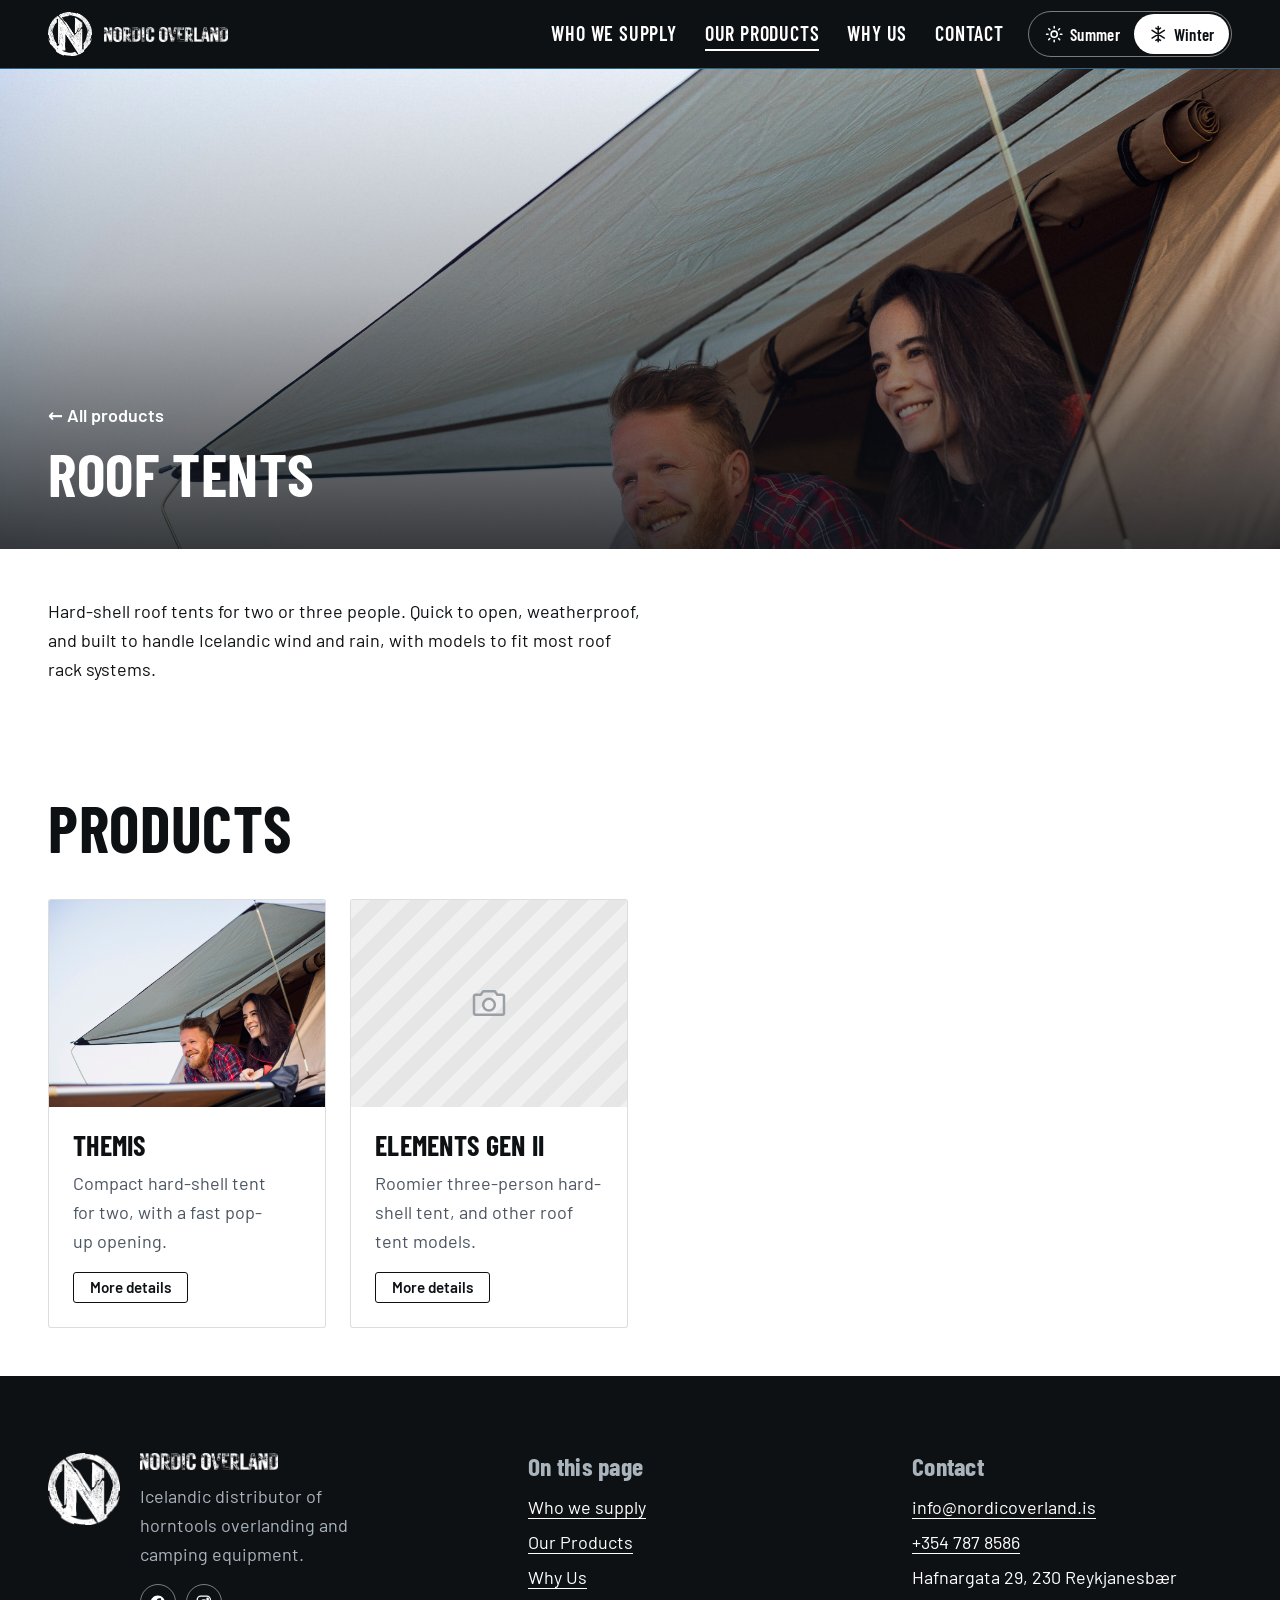
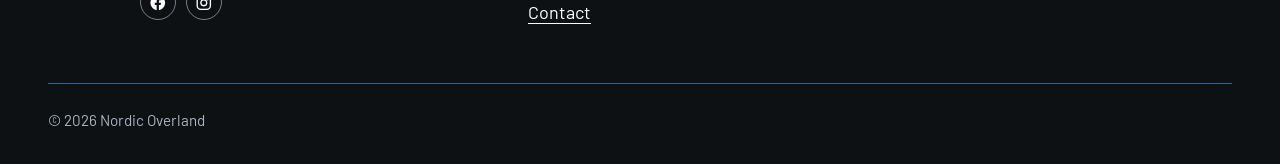
<file: roof-tents.html>
<!doctype html>
<html lang="en" class="no-js" data-theme="summer">
<head>
<meta charset="utf-8">
<meta name="viewport" content="width=device-width, initial-scale=1">
<title>Roof tents | Nordic Overland</title>
<meta name="description" content="Hard-shell horntools roof tents for two or three people, supplied by Nordic Overland to retailers, workshops, rental companies and tour operators in Iceland.">
<meta name="theme-color" content="#2e5242">
<link rel="icon" type="image/png" sizes="32x32" href="assets/img/favicon-32.png">
<link rel="apple-touch-icon" href="assets/img/apple-touch-icon.png">
<link rel="stylesheet" href="assets/css/logo-masks.css?v=20260924">
<link rel="stylesheet" href="assets/css/style.css?v=20260924">
<script>
/* Sets the season before first paint: winter from November to March, summer from April to October.
   A visitor's own choice is remembered until the next season change. (WordPress: print this in wp_head.) */
(function(){var d=document.documentElement;d.classList.remove('no-js');d.classList.add('js');
function s(n){var m=n.getMonth();return m>=3&&m<=9?'summer':'winter'}
var auto=s(new Date()),t=auto;
try{var c=JSON.parse(localStorage.getItem('no-season')||'null');
if(c&&c.auto===auto&&(c.choice==='summer'||c.choice==='winter'))t=c.choice}catch(e){}
d.setAttribute('data-theme',t);
var m=document.querySelector('meta[name="theme-color"]');if(m)m.setAttribute('content',t==='winter'?'#0e1114':'#2e5242');})();
</script>
</head>
<body>
<a class="skip-link" href="#main">Skip to content</a>

<header class="site-header band band--dark">
  <div class="wrap site-header__inner">
    <a class="brand" href="index.html" aria-label="Nordic Overland, back to home">
      <span class="logo logo--mark" aria-hidden="true"></span>
      <span class="logo logo--word" aria-hidden="true"></span>
    </a>
    <nav class="nav" id="site-nav" aria-label="Main" data-open="false">
      <a href="index.html#supply">Who we supply</a>
      <a href="index.html#range" aria-current="page">Our Products</a>
      <a href="index.html#why">Why Us</a>
      <a href="index.html#contact">Contact</a>
    </nav>
    <div class="season" role="group" aria-label="Site season">
      <button type="button" data-season="summer" aria-pressed="true" aria-label="Summer"><svg viewBox="0 0 24 24" fill="none" stroke="currentColor" stroke-width="2" stroke-linecap="round" aria-hidden="true"><circle cx="12" cy="12" r="4"/><path d="M12 2v2M12 20v2M4.9 4.9l1.4 1.4M17.7 17.7l1.4 1.4M2 12h2M20 12h2M4.9 19.1l1.4-1.4M17.7 6.3l1.4-1.4"/></svg><span class="season__label">Summer</span></button>
      <button type="button" data-season="winter" aria-pressed="false" aria-label="Winter"><svg viewBox="0 0 24 24" fill="none" stroke="currentColor" stroke-width="2" stroke-linecap="round" stroke-linejoin="round" aria-hidden="true"><path d="M12 2v20M4 7l16 10M4 17L20 7M9 4l3 2 3-2M9 20l3-2 3 2"/></svg><span class="season__label">Winter</span></button>
    </div>
    <button class="menu-btn" type="button" aria-expanded="false" aria-controls="site-nav">
      <span class="sr-only">Menu</span>
      <svg class="icon-open" viewBox="0 0 24 24" fill="none" stroke="currentColor" stroke-width="2" stroke-linecap="round" aria-hidden="true"><path d="M3 6h18M3 12h18M3 18h18"/></svg>
      <svg class="icon-close" viewBox="0 0 24 24" fill="none" stroke="currentColor" stroke-width="2" stroke-linecap="round" aria-hidden="true"><path d="M5 5l14 14M19 5L5 19"/></svg>
    </button>
  </div>
</header>

<main id="main">

<section class="page-hero" aria-labelledby="category-title">
  <div class="page-hero__media">
    <img src="assets/img/range-roof-tents.jpg" width="2048" height="1366" fetchpriority="high"
         alt="A man and a woman lean out of an open hard-shell roof tent, smiling.">
  </div>
  <div class="wrap page-hero__inner">
    <a class="breadcrumb" href="index.html#range" style="color:#fff">&larr; All products</a>
    <h1 id="category-title">Roof tents</h1>
  </div>
</section>

<section class="section section--tight band band--white" aria-labelledby="category-title">
  <div class="wrap">
    <p class="contact__intro" style="margin-top:0;max-width:60ch;">Hard-shell roof tents for two or three people. Quick to open, weatherproof, and built to handle Icelandic wind and rain, with models to fit most roof rack systems.</p>
  </div>
</section>

<section class="section section--tight band band--white" id="products" aria-labelledby="products-title">
  <div class="wrap">
    <div class="section__head">
      <h2 id="products-title">Products</h2>
    </div>
    <!-- TODO (WordPress): this grid becomes a loop over the "Product" custom post type,
         filtered by the "Roof tents" category term. Each product needs a featured photo,
         a short excerpt and a link to its own product page. -->
    <ul class="range range--4">
        <li class="range__card">
          <a class="range__link" href="product-themis.html">
            <div class="range__photo"><img src="assets/img/range-roof-tents.jpg" width="2048" height="1366" loading="lazy" alt="The Themis hard-shell roof tent, open on a vehicle roof."></div>
            <div class="range__body">
              <h3>Themis</h3>
              <p>Compact hard-shell tent for two, with a fast pop-up opening.</p>
            </div>
          </a>
          <div class="range__actions">
            <a class="range__cta" href="product-themis.html">More details</a>
          </div>
        </li>
        <!-- TODO: build this product's own page and swap in a real photo -->
        <li class="range__card">
          <a class="range__link" href="#">
            <div class="range__photo" aria-hidden="true"><svg viewBox="0 0 24 24" fill="none" stroke="currentColor" stroke-width="1.5" stroke-linecap="round" stroke-linejoin="round"><path d="M4 7h3l1.5-2h7L17 7h3a1 1 0 0 1 1 1v10a1 1 0 0 1-1 1H4a1 1 0 0 1-1-1V8a1 1 0 0 1 1-1Z"/><circle cx="12" cy="13" r="3.5"/></svg></div>
            <div class="range__body">
              <h3>Elements Gen&nbsp;II</h3>
              <p>Roomier three-person hard-shell tent, and other roof tent models.</p>
            </div>
          </a>
          <div class="range__actions">
            <a class="range__cta" href="#">More details</a>
          </div>
        </li>
    </ul>
  </div>
</section>

</main>

<footer class="site-footer band band--dark">
  <div class="wrap">
    <div class="footer__grid">
      <div class="footer__brand">
        <span class="logo logo--mark" role="img" aria-label="Nordic Overland"></span>
        <div>
          <span class="logo logo--word" aria-hidden="true"></span>
          <p>Icelandic distributor of horntools overlanding and camping equipment.</p>
          <div class="footer__social">
            <a href="https://www.facebook.com/profile.php?id=61588785907349" target="_blank" rel="noopener noreferrer" aria-label="Facebook"><svg viewBox="0 0 24 24" fill="currentColor" aria-hidden="true"><path d="M22 12.06C22 6.5 17.52 2 12 2S2 6.5 2 12.06c0 5 3.66 9.15 8.44 9.94v-7.03H7.9v-2.91h2.54V9.85c0-2.5 1.49-3.89 3.77-3.89 1.09 0 2.24.2 2.24.2v2.46h-1.26c-1.24 0-1.63.77-1.63 1.56v1.88h2.78l-.45 2.91h-2.33V22c4.78-.79 8.44-4.94 8.44-9.94Z"/></svg></a>
            <a href="https://www.instagram.com/nordicoverland.is/" target="_blank" rel="noopener noreferrer" aria-label="Instagram"><svg viewBox="0 0 24 24" fill="none" stroke="currentColor" stroke-width="1.8" aria-hidden="true"><rect x="3" y="3" width="18" height="18" rx="5"/><circle cx="12" cy="12" r="4"/><circle cx="17.2" cy="6.8" r="1"/></svg></a>
          </div>
        </div>
      </div>
      <div>
        <h2>On this page</h2>
        <ul>
          <li><a href="index.html#supply">Who we supply</a></li>
          <li><a href="index.html#range">Our Products</a></li>
          <li><a href="index.html#why">Why Us</a></li>
          <li><a href="index.html#contact">Contact</a></li>
        </ul>
      </div>
      <div>
        <h2>Contact</h2>
        <ul>
          <li><a href="mailto:info@nordicoverland.is">info@nordicoverland.is</a></li>
          <li><a href="tel:+3547878586">+354 787 8586</a></li>
          <li>Hafnargata 29, 230 Reykjanesbær</li>
        </ul>
      </div>
    </div>
    <div class="footer__legal">
      <p>&copy; <span data-year>2026</span> Nordic Overland</p>
    </div>
  </div>
</footer>
<script src="assets/js/main.js?v=20260924" defer></script>
</body>
</html>
</file>
<file: assets/css/logo-masks.css>
/* Logo masks, inlined as data URIs so the logo also works when index.html is opened
   straight from disk (browsers block file:// mask images). Both are alpha-only WebP:
   the logo takes the current band's text colour, so it recolours with the season.
   Source artwork: Logo_HQ_no_background.png, split into roundel mark and wordmark. */
:root {
  --mask-mark: url("[data-uri]");
  --mask-word: url("[data-uri]");
}
</file>
<file: assets/css/style.css>
/* ==========================================================================
   Nordic Overland — stylesheet
   1. Fonts   2. Tokens (summer / winter)   3. Base   4. Bands   5. Layout
   6. Header  7. Hero   8. Buttons   9. Product index   10. Split / facts
   11. Vehicles   12. CTA   13. Inner pages   14. Forms   15. Footer
   16. Motion
   ========================================================================== */

/* 1. Fonts (self-hosted, latin subset covers Icelandic letters incl. þ ð æ) */
@font-face { font-family: "Barlow Condensed"; font-weight: 600; font-style: normal; font-display: swap;
  src: url("../fonts/barlow-condensed-latin-600-normal.woff2") format("woff2"); }
@font-face { font-family: "Barlow Condensed"; font-weight: 700; font-style: normal; font-display: swap;
  src: url("../fonts/barlow-condensed-latin-700-normal.woff2") format("woff2"); }
@font-face { font-family: "Barlow"; font-weight: 400; font-style: normal; font-display: swap;
  src: url("../fonts/barlow-latin-400-normal.woff2") format("woff2"); }
@font-face { font-family: "Barlow"; font-weight: 500; font-style: normal; font-display: swap;
  src: url("../fonts/barlow-latin-500-normal.woff2") format("woff2"); }
@font-face { font-family: "Barlow"; font-weight: 600; font-style: normal; font-display: swap;
  src: url("../fonts/barlow-latin-600-normal.woff2") format("woff2"); }

/* 2. Tokens
   l = light band, d = dark band, a = accent band.
   Summer (default) uses the client's greens, sand and yellow.
   Winter uses blue, white and black. */
:root {
  --font-display: "Barlow Condensed", "Arial Narrow", "Roboto Condensed", system-ui, sans-serif;
  --font-body: "Barlow", system-ui, -apple-system, "Segoe UI", Roboto, sans-serif;

  --header-h: 4.25rem;
  --gutter: clamp(1.25rem, 4vw, 3rem);
  --max: 80rem;
  --measure: 60ch;
  --space-section: clamp(4rem, 9vw, 8.5rem);
  --radius: 3px;
  --error: #a1281c;

  /* summer */
  --l-bg: #e7d4aa;   --l-ink: #2e5242;  --l-muted: #35584a;  --l-line: rgb(46 82 66 / .3);
  --l-btn-bg: #2e5242;  --l-btn-ink: #fddc58;
  --d-bg: #2e5242;   --d-ink: #e7d4aa;  --d-muted: #cdbf98;  --d-line: #466a59;
  --d-btn-bg: #fddc58;  --d-btn-ink: #2e5242;
  --a-bg: #fddc58;   --a-ink: #2e5242;  --a-muted: #2e5242;  --a-line: rgb(46 82 66 / .35);
  --a-btn-bg: #2e5242;  --a-btn-ink: #fddc58;
  --scrim: 46 82 66;
  --hero-filter: none;
}
:root[data-theme="winter"] {
  --l-bg: #ffffff;   --l-ink: #0e1114;  --l-muted: #4a5560;  --l-line: rgb(14 17 20 / .18);
  --l-btn-bg: #29668d;  --l-btn-ink: #ffffff;
  --d-bg: #0e1114;   --d-ink: #ffffff;  --d-muted: #aab4bd;  --d-line: #29668d;
  --d-btn-bg: #ffffff;  --d-btn-ink: #0e1114;
  --a-bg: #29668d;   --a-ink: #ffffff;  --a-muted: #ffffff;  --a-line: rgb(255 255 255 / .4);
  --a-btn-bg: #ffffff;  --a-btn-ink: #0e1114;
  --scrim: 9 30 48;
  --hero-filter: saturate(.8) contrast(1.05);
}

/* 3. Base */
*, *::before, *::after { box-sizing: border-box; }
html { -webkit-text-size-adjust: 100%; scroll-padding-top: var(--header-h); }
body { margin: 0; font: 400 1.125rem/1.6 var(--font-body); background: var(--d-bg); color: var(--l-ink);
  -webkit-font-smoothing: antialiased; text-rendering: optimizeLegibility; }
img { max-width: 100%; height: auto; display: block; }
h1, h2, h3 { margin: 0; font-family: var(--font-display); font-weight: 700; text-transform: uppercase;
  letter-spacing: .01em; text-wrap: balance; }
h1 { font-size: clamp(2.75rem, 1rem + 6.6vw, 6.25rem); line-height: .92; }
h2 { font-size: clamp(2.25rem, 1.2rem + 3.6vw, 4rem); line-height: .98; }
h3 { font-size: 1.75rem; line-height: 1.05; }
p { margin: 0 0 1em; max-width: var(--measure); text-wrap: pretty; }
ul { margin: 0; padding: 0; }
a { color: inherit; text-decoration-thickness: 1px; text-underline-offset: .2em; }
a:hover { text-decoration-thickness: 2px; }
:focus-visible { outline: 3px solid var(--ink, currentColor); outline-offset: 3px; }
.sr-only { position: absolute; width: 1px; height: 1px; margin: -1px; padding: 0; overflow: hidden;
  clip: rect(0 0 0 0); white-space: nowrap; border: 0; }
.skip-link { position: absolute; left: var(--gutter); top: -4rem; z-index: 100; padding: .75rem 1rem;
  background: var(--d-btn-bg); color: var(--d-btn-ink); font-weight: 600; }
.skip-link:focus { top: .75rem; }

/* 4. Bands — each sets the local colour variables its children use */
.band { background: var(--bg); color: var(--ink); }
.band--light  { --bg: var(--l-bg); --ink: var(--l-ink); --muted: var(--l-muted); --line: var(--l-line);
  --btn-bg: var(--l-btn-bg); --btn-ink: var(--l-btn-ink); }
.band--dark   { --bg: var(--d-bg); --ink: var(--d-ink); --muted: var(--d-muted); --line: var(--d-line);
  --btn-bg: var(--d-btn-bg); --btn-ink: var(--d-btn-ink); }
.band--accent { --error: var(--a-ink); --bg: var(--a-bg); --ink: var(--a-ink); --muted: var(--a-muted); --line: var(--a-line);
  --btn-bg: var(--a-btn-bg); --btn-ink: var(--a-btn-ink); }
.band--white  { --bg: #ffffff; --ink: #0e1114; --muted: #4a5560; --line: rgb(14 17 20 / .14);
  --btn-bg: var(--l-btn-bg); --btn-ink: var(--l-btn-ink); }
.muted { color: var(--muted); }

/* 5. Layout */
.wrap { width: 100%; max-width: var(--max); margin-inline: auto; padding-inline: var(--gutter); }
.section { padding-block: var(--space-section); }
.section__head { display: grid; grid-template-columns: minmax(0, 1.2fr) minmax(0, 1fr); gap: 1.5rem 4rem;
  align-items: end; margin-bottom: clamp(2rem, 5vw, 4rem); }
.section__head p { margin: 0; color: var(--muted); }

/* Logo: the PNG-derived WebP is used as a mask so it takes the band's ink colour */
.logo { display: block; flex: none; background-color: currentColor;
  -webkit-mask-repeat: no-repeat; mask-repeat: no-repeat;
  -webkit-mask-position: center; mask-position: center;
  -webkit-mask-size: contain; mask-size: contain; }
.logo--mark { --h: 2.75rem; height: var(--h); width: calc(var(--h) * 1.004);
  -webkit-mask-image: var(--mask-mark); mask-image: var(--mask-mark); }
.logo--word { --h: .95rem; height: var(--h); width: calc(var(--h) * 8.17);
  -webkit-mask-image: var(--mask-word); mask-image: var(--mask-word); }

/* 6. Header */
.site-header { position: sticky; top: 0; z-index: 50; border-bottom: 1px solid var(--line); }
.site-header__inner { display: flex; align-items: center; gap: .5rem; min-height: var(--header-h); }
.brand { display: flex; align-items: center; gap: .75rem; margin-right: auto; color: inherit; text-decoration: none; }
.nav { display: flex; align-items: center; gap: 1.75rem; margin-right: 1rem; }
.nav a { padding: .4rem 0; border-bottom: 2px solid transparent; text-decoration: none;
  font: 600 1.25rem/1 var(--font-display); text-transform: uppercase; letter-spacing: .04em; }
.nav a:hover, .nav a[aria-current="page"] { border-bottom-color: var(--btn-bg); }

.season { display: inline-flex; padding: 2px; border: 1.5px solid color-mix(in srgb, var(--ink) 45%, transparent);
  border-radius: 999px; }
.season button { display: inline-flex; align-items: center; justify-content: center; gap: .4rem;
  min-width: 2.5rem; min-height: 2.5rem; padding: 0 .6rem; border: 0; border-radius: 999px;
  background: transparent; color: inherit; font: 600 1.05rem/1 var(--font-display); letter-spacing: .02em; cursor: pointer; }
.season button svg { width: 1.15rem; height: 1.15rem; flex: none; }
.season button[aria-pressed="true"] { background: var(--btn-bg); color: var(--btn-ink); }
.season__label { display: none; }

.menu-btn { display: none; width: 2.75rem; height: 2.75rem; padding: 0; border: 0; background: transparent;
  color: inherit; cursor: pointer; align-items: center; justify-content: center; }
.menu-btn svg { width: 1.6rem; height: 1.6rem; }
.menu-btn .icon-close { display: none; }
.menu-btn[aria-expanded="true"] .icon-open { display: none; }
.menu-btn[aria-expanded="true"] .icon-close { display: block; }

@media (min-width: 75rem) { .season__label { display: inline; } .season button { padding: 0 .9rem; } }
@media (max-width: 63.99rem) {
  .js .menu-btn { display: inline-flex; }
  .js .nav { display: none; position: absolute; inset: 100% 0 auto 0; flex-direction: column; align-items: stretch;
    gap: 0; margin: 0; padding: .5rem var(--gutter) 1.5rem; background: var(--bg); border-bottom: 1px solid var(--line); }
  .js .nav[data-open="true"] { display: flex; }
  .nav a { padding: .8rem 0; font-size: 2rem; border-bottom: 1px solid var(--line); }
  .no-js .nav { gap: 1rem; margin: 0; }
}
@media (max-width: 26rem) { .brand .logo--word { display: none; } }

/* 7. Hero */
.hero { position: relative; isolation: isolate; display: grid; align-items: stretch;
  min-height: clamp(36rem, calc(100svh - var(--header-h)), 58rem); overflow: hidden; }
.hero__media { position: absolute; inset: 0; z-index: -1; }
.hero__media img { width: 100%; height: 100%; object-fit: cover; object-position: 50% 82%; filter: var(--hero-filter); }
.hero::after { content: ""; position: absolute; inset: 0; z-index: -1; pointer-events: none;
  background:
    linear-gradient(180deg, rgb(var(--scrim) / .94) 0%, rgb(var(--scrim) / .7) 30%, rgb(var(--scrim) / 0) 62%),
    linear-gradient(0deg, rgb(var(--scrim) / .55) 0%, rgb(var(--scrim) / 0) 22%); }
.hero__inner { display: flex; flex-direction: column; align-items: flex-start; padding-block: clamp(2.25rem, 5vw, 4.5rem) clamp(1.75rem, 4vw, 3rem); }
.hero h1 { max-width: 22ch; font-size: clamp(2.5rem, 1rem + 5.2vw, 4.75rem); }
.hero__lead { max-width: 36rem; margin: 1.5rem 0 0; font-size: clamp(1.125rem, 1rem + .45vw, 1.3rem); line-height: 1.5; }
.hero__actions { display: flex; flex-wrap: wrap; gap: .75rem; margin-top: auto; padding-top: 2.5rem; }
@media (max-width: 40rem) {
  .hero__media img { object-position: 40% 85%; }
  .hero h1 { max-width: 13ch; }
}

/* 8. Buttons */
.btn { display: inline-flex; align-items: center; justify-content: center; min-height: 3.25rem; padding: .7rem 1.5rem;
  border: 2px solid var(--btn-bg); border-radius: var(--radius); background: var(--btn-bg); color: var(--btn-ink);
  font: 700 1.2rem/1 var(--font-display); text-transform: uppercase; letter-spacing: .05em; text-decoration: none; cursor: pointer; }
.btn:hover { text-decoration: none; background: transparent; color: var(--btn-bg); }
.band--light .btn:hover { color: var(--btn-bg); }
.btn--email { text-transform: none; letter-spacing: .01em; font-family: var(--font-body); font-weight: 600; font-size: 1.05rem; }
.btn--ghost { background: transparent; color: var(--ink); border-color: currentColor; }
.btn--ghost:hover { background: var(--ink); color: var(--bg); border-color: var(--ink); }
/* Fixed black/white pair, independent of season — used where the theme colour shouldn't apply */
.btn--black-fill { background: #0e1114; border-color: #0e1114; color: #fff; }
.btn--black-fill:hover { background: transparent; color: #0e1114; }
.btn--black-line { background: transparent; border-color: #0e1114; color: #0e1114; }
.btn--black-line:hover { background: #0e1114; color: #fff; }
.btn--white-fill { background: #fff; border-color: #fff; color: #0e1114; }
.btn--white-fill:hover { background: transparent; color: #fff; }
.btn--white-line { background: transparent; border-color: #fff; color: #fff; }
.btn--white-line:hover { background: #fff; color: #0e1114; }

/* 8b. Two-column photo + text split (B2B / individuals) */
.two-col { display: grid; grid-template-columns: repeat(2, minmax(0, 1fr)); }
.two-col__photo { position: relative; isolation: isolate; min-height: 32rem; }
.two-col__photo img { position: absolute; inset: 0; width: 100%; height: 100%; object-fit: cover; }
.two-col__photo::after { content: ""; position: absolute; inset: 0; pointer-events: none;
  background: linear-gradient(0deg, rgb(14 17 20 / .82) 0%, rgb(14 17 20 / .2) 55%, rgb(14 17 20 / 0) 100%); }
.two-col__photo-content { position: relative; z-index: 1; display: flex; flex-direction: column; justify-content: flex-end;
  height: 100%; padding: clamp(1.5rem, 4vw, 3rem); color: #fff; }
.two-col__photo-content h2 { font-size: clamp(2rem, 1.2rem + 2.6vw, 2.75rem); }
.two-col__photo-content p { color: rgb(255 255 255 / .85); max-width: 32ch; }
.two-col__text { display: flex; flex-direction: column; justify-content: center; padding: clamp(1.5rem, 4vw, 3rem); }
.two-col__text h2 { margin-bottom: 1rem; }
@media (max-width: 52rem) { .two-col { grid-template-columns: 1fr; } .two-col__photo { min-height: 22rem; } }

/* Two white sections back to back: tighten the gap between them */
#supply { padding-bottom: clamp(1.5rem, 3vw, 2.5rem); }
#supply + #range { padding-top: clamp(1.5rem, 3vw, 2.5rem); }

/* 8c. Trio (three photo + title panels: B2B, individuals, rent) */
.trio { display: grid; grid-template-columns: repeat(3, minmax(0, 1fr)); gap: 0 1.25rem; }
.trio__item { display: flex; flex-direction: column; color: #0e1114; text-decoration: none; }
.trio__title { margin: 0; padding: 1.5rem 0 1rem; font: 700 1.4rem/1.15 var(--font-display); text-transform: uppercase; }
.trio__item:nth-child(1) .trio__title { text-align: left; }
.trio__item:nth-child(2) .trio__title { text-align: center; }
.trio__item:nth-child(3) .trio__title { text-align: right; }
.trio__photo { flex: 1; aspect-ratio: 4 / 3; overflow: hidden; }
.trio__photo img { width: 100%; height: 100%; object-fit: cover; transition: transform .3s ease; }
.trio__item:hover .trio__title { text-decoration: underline; }
.trio__item:hover .trio__photo img { transform: scale(1.03); }
@media (max-width: 52rem) {
  .trio { grid-template-columns: 1fr; gap: 1.25rem 0; }
  .trio__item:nth-child(1) .trio__title, .trio__item:nth-child(2) .trio__title, .trio__item:nth-child(3) .trio__title { text-align: left; }
}

/* Blog teaser (three photo + title cards) */
.blog { display: grid; grid-template-columns: repeat(3, minmax(0, 1fr)); gap: 1.5rem; list-style: none; }
.blog__item { display: flex; flex-direction: column; gap: 1rem; color: #0e1114; text-decoration: none; }
.blog__photo { aspect-ratio: 4 / 3; overflow: hidden; border-radius: var(--radius); }
.blog__photo img { width: 100%; height: 100%; object-fit: cover; transition: transform .3s ease; }
.blog__item:hover .blog__photo img { transform: scale(1.03); }
.blog__item:hover h3 { text-decoration: underline; }
@media (max-width: 52rem) { .blog { grid-template-columns: 1fr; } }

/* Blog post text */
.prose { max-width: 46rem; }
.prose p { max-width: none; }
.prose h2 { margin: 2rem 0 .75rem; font-size: clamp(1.6rem, 1.2rem + 1.2vw, 2.25rem); }
.post-meta { margin-bottom: 1.5rem; color: var(--muted); font-weight: 600; }

/* 9. Product index */
.index { list-style: none; border-top: 1px solid var(--line); }
.index__row { display: grid; grid-template-columns: minmax(0, 1.1fr) minmax(0, 1.4fr) 2rem; gap: .5rem 3rem; align-items: baseline;
  padding: 1.6rem .5rem; border-bottom: 1px solid var(--line); color: inherit; text-decoration: none; }
.index__row:hover { background: color-mix(in srgb, var(--ink) 8%, transparent); text-decoration: none; }
.index__name { font: 700 clamp(2rem, 1.2rem + 2.6vw, 3.25rem)/1 var(--font-display); text-transform: uppercase; letter-spacing: .01em; }
.index__desc { color: var(--muted); max-width: 44ch; }
.index__go { width: 1.5rem; height: 1.5rem; align-self: center; justify-self: end; transition: transform .2s ease; }
.index__row:hover .index__go { transform: translateX(4px); }
@media (max-width: 45rem) {
  .index__row { grid-template-columns: minmax(0, 1fr) 1.5rem; }
  .index__desc { grid-column: 1; }
  .index__go { grid-column: 2; grid-row: 1; }
}
.section__foot { margin-top: 2.5rem; }

/* 10. Split + facts */
.split { display: grid; grid-template-columns: minmax(0, 1.05fr) minmax(0, 1fr); gap: clamp(2rem, 6vw, 6rem); align-items: center; }
.split__media img { width: 100%; aspect-ratio: 5 / 4; object-fit: cover; object-position: 50% 40%; }
.split__body h2 { margin-bottom: 1.5rem; }
.facts { margin: 2rem 0 0; border-top: 1px solid var(--line); }
.facts div { padding: 1.1rem 0; border-bottom: 1px solid var(--line); }
.facts dt { font: 700 1.6rem/1.1 var(--font-display); text-transform: uppercase; letter-spacing: .01em; }
.facts dd { margin: .25rem 0 0; color: var(--muted); max-width: 46ch; }
.offer { display: grid; grid-template-columns: repeat(2, minmax(0, 1fr)); gap: 1.25rem; margin-top: 2rem; }
.offer div { padding: 1.25rem; border: 1px solid var(--line); border-radius: var(--radius); }
.offer h3 { margin-bottom: .4rem; font: 700 1.4rem/1.1 var(--font-display); }
.offer p { margin: 0; color: var(--muted); }
@media (max-width: 52rem) { .split { grid-template-columns: 1fr; } .section__head { grid-template-columns: 1fr; } }
@media (max-width: 26rem) { .offer { grid-template-columns: 1fr; } }

/* 11. Vehicles (plain list of makes, not links) */
.vehicles { display: flex; flex-wrap: wrap; align-items: center; gap: 2rem 3rem; list-style: none; margin-top: clamp(2rem, 4vw, 3.5rem); }
.vehicles img { height: clamp(2.25rem, 1.6rem + 1.6vw, 3.25rem); width: auto; max-width: 9rem; object-fit: contain;
  filter: brightness(0) invert(1); opacity: .9; }
.vehicles-note { margin-top: 2rem; color: var(--muted); }

/* 12. Range (photo + text cards) */
.range { display: grid; grid-template-columns: repeat(3, minmax(0, 1fr)); gap: 2rem; list-style: none; }
.range__card { display: flex; flex-direction: column; overflow: hidden; border: 1px solid var(--line); border-radius: var(--radius); background: #fff; }
.range__link { display: flex; flex-direction: column; color: inherit; text-decoration: none; }
.range__photo { aspect-ratio: 4 / 3; display: flex; align-items: center; justify-content: center; color: #9aa0a6;
  background: repeating-linear-gradient(135deg, #f0f0f0 0 14px, #e6e6e6 14px 28px); }
.range__photo svg { width: 2.5rem; height: 2.5rem; }
.range__photo img { width: 100%; height: 100%; object-fit: cover; display: block; transition: transform .3s ease; }
.range__link:hover .range__photo img { transform: scale(1.04); }
.range__body { padding: 1.5rem; }
.range__link .range__body { padding-bottom: 0; }
.range__body h3 { margin-bottom: .6rem; font-size: 1.75rem; }
.range__link:hover h3 { text-decoration: underline; }
.range__body p { margin: 0; color: var(--muted); }
.range__actions { display: flex; flex-wrap: wrap; gap: .6rem; padding: 1rem 1.5rem 1.5rem; }
.range__cta { display: inline-flex; align-items: center; margin-top: 1rem; padding: .45rem 1rem;
  border: 1.5px solid #0e1114; border-radius: var(--radius); color: #0e1114;
  font: 600 .95rem/1 var(--font-body); text-decoration: none; }
.range__actions .range__cta { margin-top: 0; }
.range__cta:hover { background: #0e1114; color: #fff; }
@media (max-width: 62rem) { .range { grid-template-columns: repeat(2, minmax(0, 1fr)); } }
@media (max-width: 38rem) { .range { grid-template-columns: 1fr; } }
/* Category pages: four products per row */
.range--4 { grid-template-columns: repeat(4, minmax(0, 1fr)); gap: 1.5rem; }
@media (max-width: 75rem) { .range--4 { grid-template-columns: repeat(3, minmax(0, 1fr)); } }
@media (max-width: 62rem) { .range--4 { grid-template-columns: repeat(2, minmax(0, 1fr)); } }
@media (max-width: 38rem) { .range--4 { grid-template-columns: 1fr; } }

/* 12b. Category & product pages */
.breadcrumb { display: inline-flex; align-items: center; gap: .4rem; margin-bottom: 1rem;
  color: var(--muted); font-weight: 600; text-decoration: none; }
.breadcrumb:hover { text-decoration: underline; }
.page-hero { position: relative; isolation: isolate; display: flex; align-items: flex-end;
  min-height: clamp(20rem, 38vw, 30rem); overflow: hidden; }
.page-hero__media { position: absolute; inset: 0; z-index: -1; }
.page-hero__media img { width: 100%; height: 100%; object-fit: cover; }
.page-hero::after { content: ""; position: absolute; inset: 0; z-index: -1; pointer-events: none;
  background: linear-gradient(0deg, rgb(14 17 20 / .82) 0%, rgb(14 17 20 / .25) 55%, rgb(14 17 20 / 0) 100%); }
.page-hero__inner { padding-block: clamp(1.5rem, 4vw, 3rem); }
.page-hero h1 { color: #fff; font-size: clamp(2.25rem, 1.2rem + 4vw, 3.75rem); }
.product-card__price { margin-top: .35rem; color: var(--muted); font-weight: 600; }
.section--tight { padding-block: clamp(1.75rem, 4vw, 3rem); }
.section--tight .section__head { margin-bottom: clamp(1.5rem, 3vw, 2.5rem); }
.gallery { display: grid; grid-template-columns: repeat(4, minmax(0, 1fr)); gap: 1rem; list-style: none; }
.gallery img { width: 100%; aspect-ratio: 4 / 3; object-fit: cover; border-radius: var(--radius); cursor: zoom-in; }
.gallery__placeholder { aspect-ratio: 4 / 3; display: flex; align-items: center; justify-content: center;
  color: #9aa0a6; border-radius: var(--radius); background: repeating-linear-gradient(135deg, #f0f0f0 0 14px, #e6e6e6 14px 28px); }
.gallery__placeholder svg { width: 2rem; height: 2rem; }
@media (max-width: 45rem) { .gallery { grid-template-columns: repeat(2, minmax(0, 1fr)); } }

/* Lightbox for gallery photos */
.lightbox { position: fixed; inset: 0; z-index: 200; display: flex; align-items: center; justify-content: center;
  padding: clamp(1rem, 5vw, 3rem); background: rgb(9 12 15 / .92); }
.lightbox[hidden] { display: none; }
.lightbox__img { max-width: 100%; max-height: 100%; object-fit: contain; border-radius: var(--radius); }
.lightbox__close { position: absolute; top: 1rem; right: 1rem; width: 2.75rem; height: 2.75rem; border: 0;
  border-radius: 999px; background: rgb(255 255 255 / .15); color: #fff; font-size: 1.75rem; line-height: 1; cursor: pointer; }
.lightbox__close:hover { background: rgb(255 255 255 / .3); }

/* 13. Footer note on seasons lives with the legal line (see 15) */

/* 14. Forms / contact */
.contact { display: grid; grid-template-columns: minmax(0, 1fr) minmax(0, 1.3fr); gap: clamp(2.5rem, 6vw, 6rem); align-items: start; }
.details { margin: 2rem 0 0; border-top: 1px solid var(--line); }
.details div { padding: 1rem 0; border-bottom: 1px solid var(--line); }
.details dt { font: 700 1.5rem/1.1 var(--font-display); }
.details dd { margin: .2rem 0 0; color: var(--muted); }
.details a { color: var(--ink); }
.form { display: grid; grid-template-columns: repeat(2, minmax(0, 1fr)); gap: 1.25rem; }
.field { display: flex; flex-direction: column; gap: .4rem; }
.field--full { grid-column: 1 / -1; }
.field label { font-weight: 600; }
.field .hint { font-weight: 400; color: var(--muted); }
.field input, .field select, .field textarea { width: 100%; min-height: 3.25rem; padding: .75rem .9rem;
  border: 1.5px solid color-mix(in srgb, var(--ink) 50%, transparent); border-radius: var(--radius);
  background: color-mix(in srgb, var(--ink) 5%, transparent); color: var(--ink); font: inherit; }
.field textarea { min-height: 9rem; resize: vertical; }
.field input:focus, .field select:focus, .field textarea:focus { outline: 3px solid var(--ink); outline-offset: 2px; }
.field [aria-invalid="true"] { border-color: var(--error); border-width: 3px; }
.field__error { color: var(--error); font-weight: 600; font-size: 1rem; }
.form__status { grid-column: 1 / -1; padding: 1rem 1.1rem; border: 1.5px solid var(--ink); border-radius: var(--radius); font-weight: 500; }
.form__status[hidden] { display: none; }
@media (max-width: 52rem) { .contact { grid-template-columns: 1fr; } }
@media (max-width: 34rem) { .form { grid-template-columns: 1fr; } }

/* 15. Footer */
.site-footer { padding-block: clamp(3rem, 6vw, 5rem) 2rem; }
.footer__grid { display: grid; grid-template-columns: minmax(0, 1.3fr) repeat(2, minmax(0, 1fr)); gap: 2.5rem 4rem; }
.footer__brand { display: flex; align-items: flex-start; gap: 1.25rem; }
.footer__brand .logo--mark { --h: 4.5rem; }
.footer__brand p { margin: 0; color: var(--muted); max-width: 26ch; }
.footer__brand .logo--word { --h: 1.05rem; margin-bottom: .75rem; }
.footer__social { display: flex; gap: .6rem; margin-top: 1rem; }
.footer__social a { display: inline-flex; align-items: center; justify-content: center; width: 2.25rem; height: 2.25rem;
  border: 1.5px solid color-mix(in srgb, var(--ink) 45%, transparent); border-radius: 999px; color: inherit; }
.footer__social svg { width: 1.1rem; height: 1.1rem; }
.footer__social a:hover { background: var(--d-btn-bg); color: var(--d-btn-ink); border-color: var(--d-btn-bg); }
.site-footer h2 { font-size: 1.6rem; text-transform: none; letter-spacing: .01em; color: var(--muted); margin-bottom: .9rem; }
.site-footer ul { list-style: none; }
.site-footer li + li { margin-top: .4rem; }
.footer__legal { display: flex; flex-wrap: wrap; justify-content: space-between; gap: .5rem 2rem; margin-top: 3.5rem; padding-top: 1.5rem;
  border-top: 1px solid var(--line); color: var(--muted); font-size: .95rem; }
.footer__legal p { margin: 0; max-width: none; }
@media (max-width: 52rem) { .footer__grid { grid-template-columns: 1fr 1fr; } .footer__brand { grid-column: 1 / -1; } }
@media (max-width: 30rem) { .footer__grid { grid-template-columns: 1fr; } }

/* 16. Motion — one page-load sequence on the home hero, and a colour fade when the season is switched */
@media (prefers-reduced-motion: no-preference) {
  html { scroll-behavior: smooth; }
  .hero__inner > * { animation: rise .9s cubic-bezier(.2, .7, .2, 1) both; }
  .hero__inner > :nth-child(2) { animation-delay: .15s; }
  .hero__inner > :nth-child(3) { animation-delay: .3s; }
  @keyframes rise { from { opacity: 0; transform: translateY(20px); } }
  .theme-anim, .theme-anim *, .theme-anim *::before, .theme-anim *::after {
    transition: background-color .5s ease, color .5s ease, border-color .5s ease !important; }
}
@media (prefers-reduced-motion: reduce) { .index__go { transition: none; } }



.contact__intro { margin-top: 1.5rem; }
.contact__note { margin-top: 1.5rem; color: var(--muted); font-size: 1rem; max-width: 34ch; }
.contact .form { margin-top: 0; }
</file>
